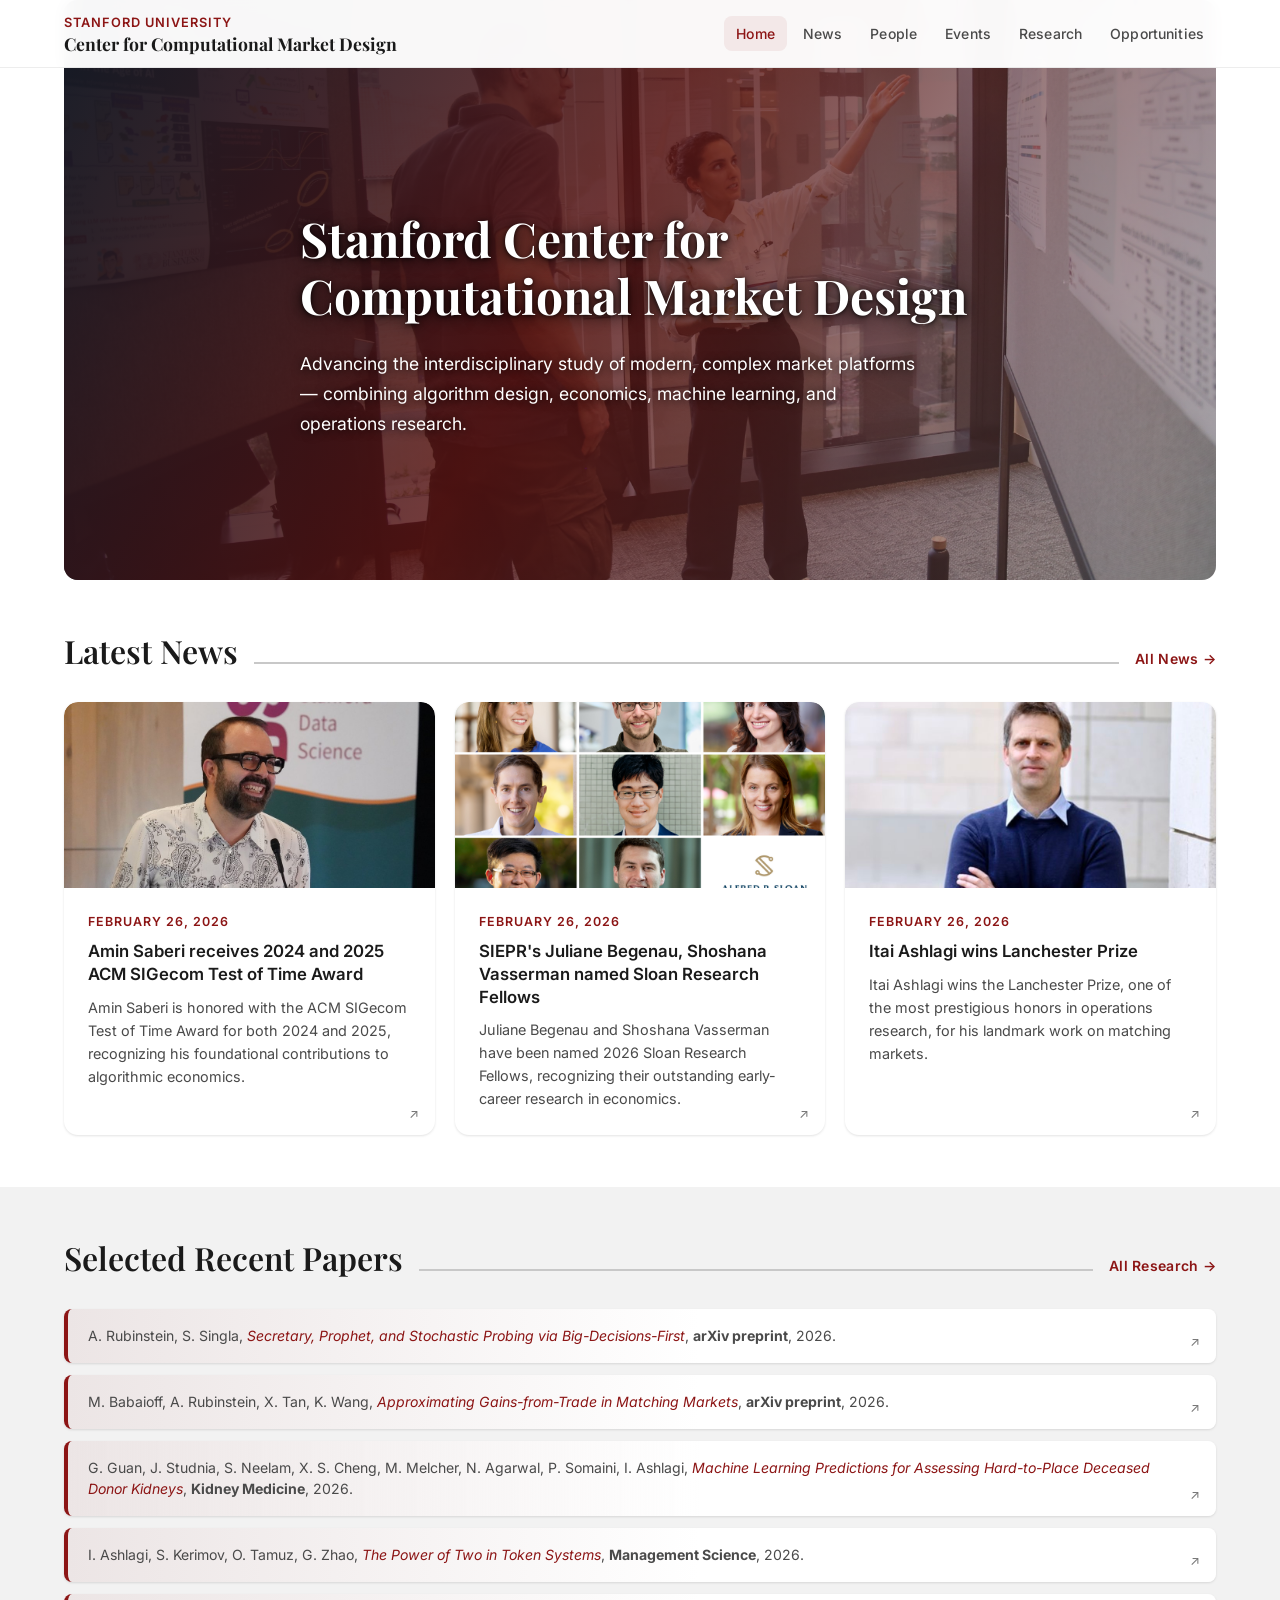
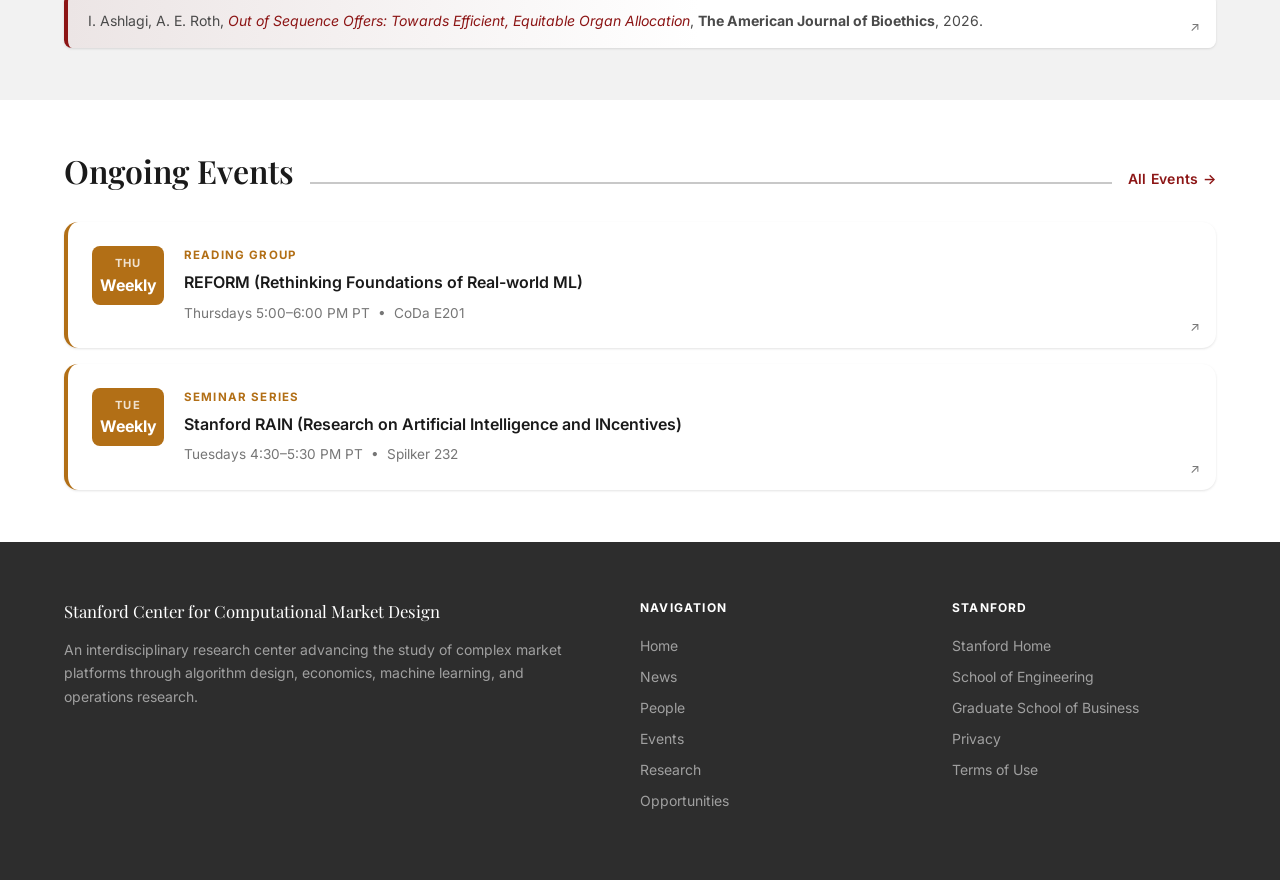
<file: index.html>
<!DOCTYPE html>
<html lang="en">
<head>
  <meta charset="UTF-8" />
  <meta name="viewport" content="width=device-width, initial-scale=1.0" />
  <title>Stanford Center for Computational Market Design</title>
  <meta name="description" content="The Stanford Center for Computational Market Design focuses on the interdisciplinary study of modern, complex market platforms." />
  <link rel="stylesheet" href="styles.css" />
  <link rel="icon" href="images/favicon/favicon-32x32.png" sizes="32x32" />
  <style>
    /* Home-specific */
    @media (max-width: 760px) {
      .mission-grid { grid-template-columns: 1fr !important; gap: 32px !important; }
    }
    .domains {
      display: grid;
      grid-template-columns: repeat(auto-fill, minmax(170px, 1fr));
      gap: 16px;
      margin-top: 16px;
    }
    .domain-chip {
      display: flex;
      align-items: center;
      gap: 10px;
      padding: 14px 16px;
      background: var(--white);
      border: 1px solid var(--gray-300);
      border-radius: var(--radius);
      font-size: .88rem;
      font-weight: 500;
      color: var(--dark);
      transition: border-color var(--transition), box-shadow var(--transition);
    }
    .domain-chip:hover {
      border-color: var(--cardinal);
      box-shadow: var(--shadow-sm);
    }
    .domain-chip__icon { font-size: 1.3rem; }
    .recent-papers-list { display: flex; flex-direction: column; gap: 12px; }
    .recent-paper {
      padding: 16px 44px 16px 20px;
      background: linear-gradient(to right, rgba(140,21,21,.06) 0%, var(--white) 55%);
      border-radius: var(--radius);
      border-left: 4px solid var(--cardinal);
      box-shadow: var(--shadow-sm);
      font-size: .88rem;
      color: var(--gray-700);
      line-height: 1.55;
      position: relative;
      text-decoration: none;
      display: block;
      transition: box-shadow var(--transition);
    }
    a.recent-paper:hover { box-shadow: var(--shadow-md); }
    a.recent-paper::after {
      content: '↗';
      position: absolute;
      bottom: 14px;
      right: 16px;
      font-size: .8rem;
      color: var(--gray-500);
      line-height: 1;
    }
    .recent-paper em { color: var(--cardinal); font-style: italic; }
    .news-mini-grid {
      display: grid;
      grid-template-columns: repeat(auto-fill, minmax(280px, 1fr));
      gap: 20px;
    }

  </style>
</head>
<body>

<!-- ── Nav ───────────────────────────────────────────────────── -->
<nav class="nav" id="nav">
  <div class="nav__inner">
    <a href="index.html" class="nav__brand">
      <span class="nav__brand-top">Stanford University</span>
      <span class="nav__brand-name">Center for Computational Market Design</span>
      <span class="nav__brand-mobile">Stanford Market Design</span>
    </a>
    <div class="nav__links">
      <a href="index.html" class="active">Home</a>
      <a href="news.html">News</a>
      <a href="people.html">People</a>
      <a href="events.html">Events</a>
      <a href="research.html">Research</a>
      <a href="research-opportunities.html">Opportunities</a>
    </div>
    <button class="nav__mobile-toggle" id="menuToggle" aria-label="Toggle menu">
      <span></span><span></span><span></span>
    </button>
  </div>
</nav>
<div class="nav__mobile-menu" id="mobileMenu">
  <a href="index.html">Home</a>
  <a href="news.html">News</a>
  <a href="people.html">People</a>
  <a href="events.html">Events</a>
  <a href="research.html">Research</a>
  <a href="research-opportunities.html">Opportunities</a>
</div>

<!-- ── Hero ──────────────────────────────────────────────────── -->
<section class="hero">
  <div class="hero__bg"></div>
  <div class="hero__overlay"></div>
  <div class="hero__content">
    <h1 class="hero__title">Stanford Center for Computational Market Design</h1>
    <p class="hero__subtitle">
      Advancing the interdisciplinary study of modern, complex market platforms — combining algorithm design, economics, machine learning, and operations research.
    </p>
  </div>
</section>

<!-- ── Mission ───────────────────────────────────────────────── 
<section class="section">
  <div class="container">
    <div style="max-width:720px;" class="mission-grid">
      <div>
        <p style="font-size:1.05rem; color:var(--gray-700); line-height:1.75;">
          The nature of markets has been fundamentally transformed by information technology. The path from demand for exchanges to creating a marketplace is now shorter than ever. At the same time, there is growing demand for marketplaces that address complex transactions, building on computational power.
        </p>
        <p style="font-size:1.05rem; color:var(--gray-700); line-height:1.75; margin-top:16px;">
          The Stanford Center for Computational Market Design brings together an interdisciplinary team with expertise spanning algorithm design, economics, machine learning, and operations research — focused on tackling timely market challenges.
        </p>
      </div>
    </div>
  </div>
</section> -->

<!-- ── Latest News ───────────────────────────────────────────── -->
<section class="section">
  <div class="container">
    <div class="section-title">
      <h2>Latest News</h2>
      <div class="section-title__line"></div>
      <a href="news.html" class="section-title__link">All News &rarr;</a>
    </div>
    <div class="news-mini-grid">
      <a class="card" href="https://msande.stanford.edu/news/amin-saberi-receives-2025-acm-sigecom-test-time-award" target="_blank" rel="noopener">
        <img class="card__image" src="images/news/saberi.jpg" alt="Amin Saberi ACM SIGecom Award" loading="lazy" />
        <div class="card__body">
          <div class="card__meta">February 26, 2026</div>
          <div class="card__title">Amin Saberi receives 2024 and 2025 ACM SIGecom Test of Time Award</div>
          <p class="card__excerpt">Amin Saberi is honored with the ACM SIGecom Test of Time Award for both 2024 and 2025, recognizing his foundational contributions to algorithmic economics.</p>
        </div>
      </a>
      <a class="card" href="https://siepr.stanford.edu/news/siepr-researchers-named-2026-sloan-research-fellows" target="_blank" rel="noopener">
        <img class="card__image" src="images/news/sloan-2026-fellows.png" alt="Sloan Research Fellows 2026" loading="lazy" />
        <div class="card__body">
          <div class="card__meta">February 26, 2026</div>
          <div class="card__title">SIEPR's Juliane Begenau, Shoshana Vasserman named Sloan Research Fellows</div>
          <p class="card__excerpt">Juliane Begenau and Shoshana Vasserman have been named 2026 Sloan Research Fellows, recognizing their outstanding early-career research in economics.</p>
        </div>
      </a>
      <a class="card" href="https://msande.stanford.edu/news/itai-ashlagi-wins-lanchester-prize" target="_blank" rel="noopener">
        <img class="card__image" src="images/news/ashlagi-lanchester.jpeg" alt="Itai Ashlagi Lanchester Prize" loading="lazy" />
        <div class="card__body">
          <div class="card__meta">February 26, 2026</div>
          <div class="card__title">Itai Ashlagi wins Lanchester Prize</div>
          <p class="card__excerpt">Itai Ashlagi wins the Lanchester Prize, one of the most prestigious honors in operations research, for his landmark work on matching markets.</p>
        </div>
      </a>
    </div>
  </div>
</section>

<!-- ── Recent Papers ─────────────────────────────────────────── -->
<section class="section section--gray">
  <div class="container">
    <div class="section-title">
      <h2>Selected Recent Papers</h2>
      <div class="section-title__line"></div>
      <a href="research.html" class="section-title__link">All Research &rarr;</a>
    </div>
    <div class="recent-papers-list">
      <a class="recent-paper" href="http://arxiv.org/abs/2604.00437" target="_blank" rel="noopener">A. Rubinstein, S. Singla, <em>Secretary, Prophet, and Stochastic Probing via Big-Decisions-First</em>, <strong>arXiv preprint</strong>, 2026.</a>
      <a class="recent-paper" href="http://arxiv.org/abs/2604.00129" target="_blank" rel="noopener">M. Babaioff, A. Rubinstein, X. Tan, K. Wang, <em>Approximating Gains-from-Trade in Matching Markets</em>, <strong>arXiv preprint</strong>, 2026.</a>
      <a class="recent-paper" href="https://doi.org/10.1016/j.xkme.2026.101276" target="_blank" rel="noopener">G. Guan, J. Studnia, S. Neelam, X. S. Cheng, M. Melcher, N. Agarwal, P. Somaini, I. Ashlagi, <em>Machine Learning Predictions for Assessing Hard-to-Place Deceased Donor Kidneys</em>, <strong>Kidney Medicine</strong>, 2026.</a>
      <a class="recent-paper" href="https://doi.org/10.1287/mnsc.2024.06176" target="_blank" rel="noopener">I. Ashlagi, S. Kerimov, O. Tamuz, G. Zhao, <em>The Power of Two in Token Systems</em>, <strong>Management Science</strong>, 2026.</a>
      <a class="recent-paper" href="https://doi.org/10.1080/15265161.2026.2594937" target="_blank" rel="noopener">I. Ashlagi, A. E. Roth, <em>Out of Sequence Offers: Towards Efficient, Equitable Organ Allocation</em>, <strong>The American Journal of Bioethics</strong>, 2026.</a>
    </div>
  </div>
</section>

<!-- ── Upcoming Events ───────────────────────────────────────── -->
<section class="section">
  <div class="container">
    <div class="section-title">
      <h2>Ongoing Events</h2>
      <div class="section-title__line"></div>
      <a href="events.html" class="section-title__link">All Events &rarr;</a>
    </div>
    <div class="events-list">
      <a class="event-item event-item--seminar" href="https://anaymehrotra.com/REFORM-reading-group/" target="_blank" rel="noopener">
        <div class="event-date" style="background:var(--gold);">
          <div class="event-date__month">Thu</div>
          <div class="event-date__day" style="font-size:1rem; padding:4px 0;">Weekly</div>
        </div>
        <div class="event-info">
          <div class="event-type event-type--seminar">Reading Group</div>
          <div class="event-title">REFORM (Rethinking Foundations of Real-world ML)</div>
          <div class="event-details">Thursdays 5:00–6:00 PM PT &nbsp;&bull;&nbsp; CoDa E201</div>
        </div>
      </a>
      <a class="event-item event-item--seminar" href="https://rain.stanford.edu/" target="_blank" rel="noopener">
        <div class="event-date" style="background:var(--gold);">
          <div class="event-date__month">Tue</div>
          <div class="event-date__day" style="font-size:1rem; padding:4px 0;">Weekly</div>
        </div>
        <div class="event-info">
          <div class="event-type event-type--seminar">Seminar Series</div>
          <div class="event-title">Stanford RAIN (Research on Artificial Intelligence and INcentives)</div>
          <div class="event-details">Tuesdays 4:30–5:30 PM PT &nbsp;&bull;&nbsp; Spilker 232</div>
        </div>
      </a>
    </div>
  </div>
</section>

<!-- ── Footer ────────────────────────────────────────────────── -->
<footer class="footer">
  <div class="container">
    <div class="footer__grid">
      <div>
        <div class="footer__brand-name">Stanford Center for Computational Market Design</div>
        <p class="footer__desc">An interdisciplinary research center advancing the study of complex market platforms through algorithm design, economics, machine learning, and operations research.</p>
      </div>
      <div>
        <div class="footer__heading">Navigation</div>
        <div class="footer__links">
          <a href="index.html">Home</a>
          <a href="news.html">News</a>
          <a href="people.html">People</a>
          <a href="events.html">Events</a>
          <a href="research.html">Research</a>
          <a href="research-opportunities.html">Opportunities</a>
        </div>
      </div>
      <div>
        <div class="footer__heading">Stanford</div>
        <div class="footer__links">
          <a href="https://www.stanford.edu" target="_blank" rel="noopener">Stanford Home</a>
          <a href="https://engineering.stanford.edu" target="_blank" rel="noopener">School of Engineering</a>
          <a href="https://www.gsb.stanford.edu" target="_blank" rel="noopener">Graduate School of Business</a>
          <a href="https://www.stanford.edu/site/privacy/" target="_blank" rel="noopener">Privacy</a>
          <a href="https://www.stanford.edu/site/terms/" target="_blank" rel="noopener">Terms of Use</a>
        </div>
      </div>
    </div>
  </div>
</footer>

<script>
  // Nav scroll effect
  const nav = document.getElementById('nav');
  window.addEventListener('scroll', () => {
    nav.classList.toggle('scrolled', window.scrollY > 20);
  });
  // Mobile menu
  const toggle = document.getElementById('menuToggle');
  const mobileMenu = document.getElementById('mobileMenu');
  toggle.addEventListener('click', () => {
    mobileMenu.classList.toggle('open');
  });
</script>
</body>
</html>
</file>
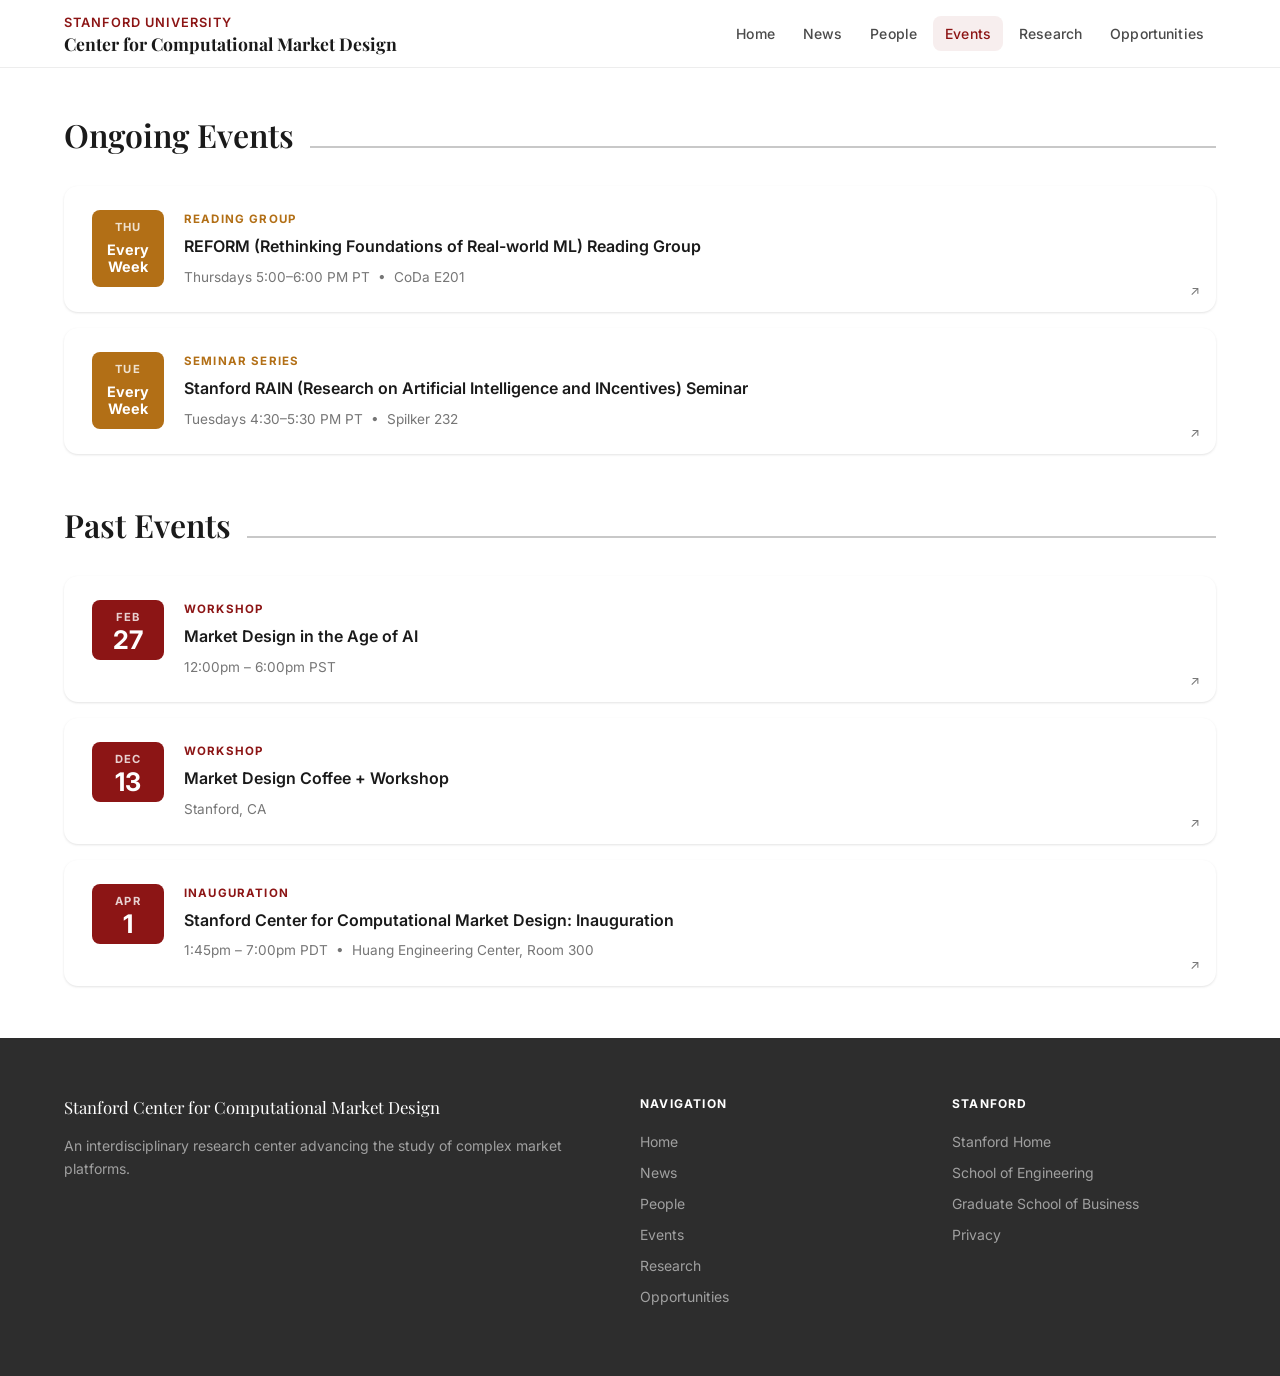
<file: events.html>
<!DOCTYPE html>
<html lang="en">
<head>
  <meta charset="UTF-8" />
  <meta name="viewport" content="width=device-width, initial-scale=1.0" />
  <title>Events — Stanford Center for Computational Market Design</title>
  <link rel="stylesheet" href="styles.css" />
  <link rel="icon" href="images/favicon/favicon-32x32.png" sizes="32x32" />
</head>
<body>

<nav class="nav" id="nav">
  <div class="nav__inner">
    <a href="index.html" class="nav__brand">
      <span class="nav__brand-top">Stanford University</span>
      <span class="nav__brand-name">Center for Computational Market Design</span>
      <span class="nav__brand-mobile">Stanford Market Design</span>
    </a>
    <div class="nav__links">
      <a href="index.html">Home</a>
      <a href="news.html">News</a>
      <a href="people.html">People</a>
      <a href="events.html" class="active">Events</a>
      <a href="research.html">Research</a>
      <a href="research-opportunities.html">Opportunities</a>
    </div>
    <button class="nav__mobile-toggle" id="menuToggle" aria-label="Toggle menu">
      <span></span><span></span><span></span>
    </button>
  </div>
</nav>
<div class="nav__mobile-menu" id="mobileMenu">
  <a href="index.html">Home</a>
  <a href="news.html">News</a>
  <a href="people.html">People</a>
  <a href="events.html">Events</a>
  <a href="research.html">Research</a>
  <a href="research-opportunities.html">Opportunities</a>
</div>

<section class="section" style="padding-top: calc(var(--nav-height) + 48px);">
  <div class="container">

    <!-- Ongoing Events -->
    <div class="section-title">
      <h2>Ongoing Events</h2>
      <div class="section-title__line"></div>
    </div>
    <div class="events-list">

      <a class="event-item" href="https://anaymehrotra.com/REFORM-reading-group/" target="_blank" rel="noopener">
        <div class="event-date" style="background:var(--gold);">
          <div class="event-date__month">Thu</div>
          <div class="event-date__day" style="font-size:.9rem; padding:4px 0; line-height:1.2;">Every<br>Week</div>
        </div>
        <div class="event-info">
          <div class="event-type event-type--seminar">Reading Group</div>
          <div class="event-title">REFORM (Rethinking Foundations of Real-world ML) Reading Group</div>
          <div class="event-details">Thursdays 5:00–6:00 PM PT &nbsp;&bull;&nbsp; CoDa E201</div>
        </div>
      </a>

      <a class="event-item" href="https://rain.stanford.edu/" target="_blank" rel="noopener">
        <div class="event-date" style="background:var(--gold);">
          <div class="event-date__month">Tue</div>
          <div class="event-date__day" style="font-size:.9rem; padding:4px 0; line-height:1.2;">Every<br>Week</div>
        </div>
        <div class="event-info">
          <div class="event-type event-type--seminar">Seminar Series</div>
          <div class="event-title">Stanford RAIN (Research on Artificial Intelligence and INcentives) Seminar</div>
          <div class="event-details">Tuesdays 4:30–5:30 PM PT &nbsp;&bull;&nbsp; Spilker 232</div>
        </div>
      </a>

    </div>

    <!-- Past Events -->
    <div class="section-title" style="margin-top: 52px;">
      <h2>Past Events</h2>
      <div class="section-title__line"></div>
    </div>
    <div class="events-list">

      <a class="event-item" href="https://datascience.stanford.edu/events/computational-market-design-center/market-design-age-ai" target="_blank" rel="noopener">
        <div class="event-date">
          <div class="event-date__month">Feb</div>
          <div class="event-date__day">27</div>
        </div>
        <div class="event-info">
          <div class="event-type">Workshop</div>
          <div class="event-title">Market Design in the Age of AI</div>
          <div class="event-details">12:00pm &ndash; 6:00pm PST</div>
        </div>
      </a>

      <a class="event-item" href="#" target="_blank" rel="noopener">
        <div class="event-date">
          <div class="event-date__month">Dec</div>
          <div class="event-date__day">13</div>
        </div>
        <div class="event-info">
          <div class="event-type">Workshop</div>
          <div class="event-title">Market Design Coffee + Workshop</div>
          <div class="event-details">Stanford, CA</div>
        </div>
      </a>

      <a class="event-item" href="https://engineering.stanford.edu/news/symposium-inaugurates-center-computational-market-design" target="_blank" rel="noopener">
        <div class="event-date">
          <div class="event-date__month">Apr</div>
          <div class="event-date__day">1</div>
        </div>
        <div class="event-info">
          <div class="event-type">Inauguration</div>
          <div class="event-title">Stanford Center for Computational Market Design: Inauguration</div>
          <div class="event-details">1:45pm &ndash; 7:00pm PDT &nbsp;&bull;&nbsp; Huang Engineering Center, Room 300</div>
        </div>
      </a>

    </div>
  </div>
</section>

<footer class="footer">
  <div class="container">
    <div class="footer__grid">
      <div>
        <div class="footer__brand-name">Stanford Center for Computational Market Design</div>
        <p class="footer__desc">An interdisciplinary research center advancing the study of complex market platforms.</p>
      </div>
      <div>
        <div class="footer__heading">Navigation</div>
        <div class="footer__links">
          <a href="index.html">Home</a>
          <a href="news.html">News</a>
          <a href="people.html">People</a>
          <a href="events.html">Events</a>
          <a href="research.html">Research</a>
          <a href="research-opportunities.html">Opportunities</a>
        </div>
      </div>
      <div>
        <div class="footer__heading">Stanford</div>
        <div class="footer__links">
          <a href="https://www.stanford.edu" target="_blank" rel="noopener">Stanford Home</a>
          <a href="https://engineering.stanford.edu" target="_blank" rel="noopener">School of Engineering</a>
          <a href="https://www.gsb.stanford.edu" target="_blank" rel="noopener">Graduate School of Business</a>
          <a href="https://www.stanford.edu/site/privacy/" target="_blank" rel="noopener">Privacy</a>
        </div>
      </div>
    </div>
  </div>
</footer>

<script>
  const nav = document.getElementById('nav');
  window.addEventListener('scroll', () => nav.classList.toggle('scrolled', window.scrollY > 20));
  document.getElementById('menuToggle').addEventListener('click', () => {
    document.getElementById('mobileMenu').classList.toggle('open');
  });
</script>
</body>
</html>
</file>
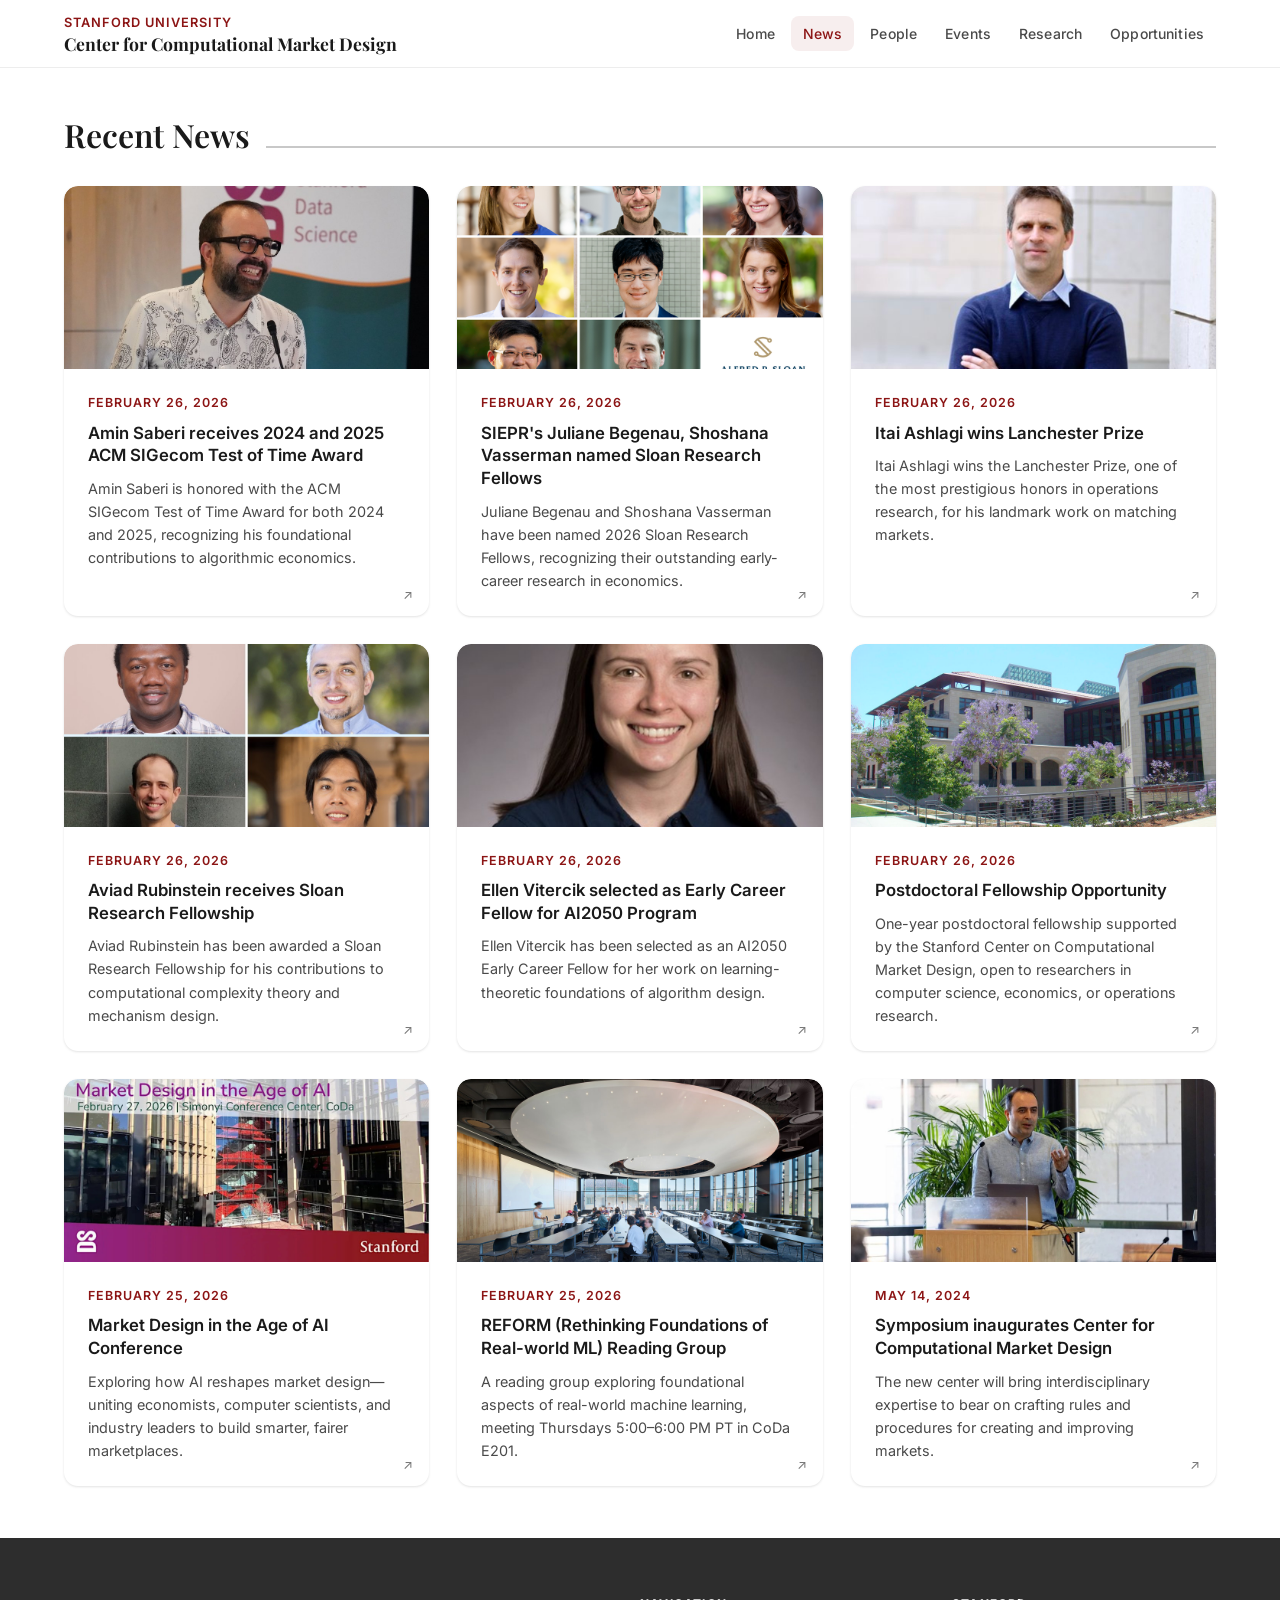
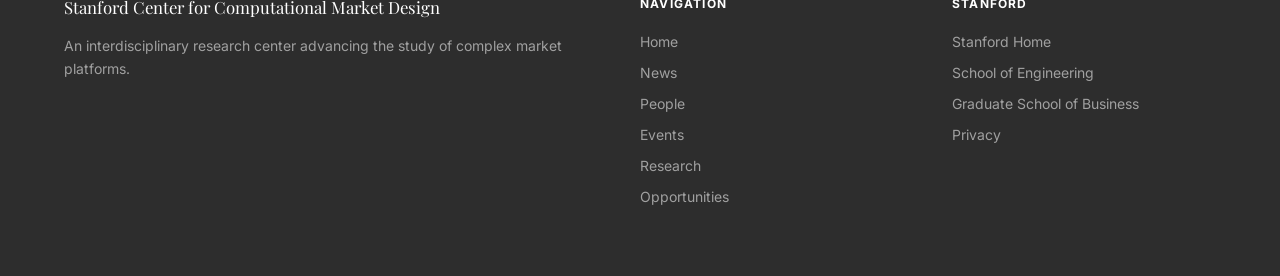
<file: news.html>
<!DOCTYPE html>
<html lang="en">
<head>
  <meta charset="UTF-8" />
  <meta name="viewport" content="width=device-width, initial-scale=1.0" />
  <title>News — Stanford Center for Computational Market Design</title>
  <link rel="stylesheet" href="styles.css" />
  <link rel="icon" href="images/favicon/favicon-32x32.png" sizes="32x32" />
</head>
<body>

<nav class="nav" id="nav">
  <div class="nav__inner">
    <a href="index.html" class="nav__brand">
      <span class="nav__brand-top">Stanford University</span>
      <span class="nav__brand-name">Center for Computational Market Design</span>
      <span class="nav__brand-mobile">Stanford Market Design</span>
    </a>
    <div class="nav__links">
      <a href="index.html">Home</a>
      <a href="news.html" class="active">News</a>
      <a href="people.html">People</a>
      <a href="events.html">Events</a>
      <a href="research.html">Research</a>
      <a href="research-opportunities.html">Opportunities</a>
    </div>
    <button class="nav__mobile-toggle" id="menuToggle" aria-label="Toggle menu">
      <span></span><span></span><span></span>
    </button>
  </div>
</nav>
<div class="nav__mobile-menu" id="mobileMenu">
  <a href="index.html">Home</a>
  <a href="news.html">News</a>
  <a href="people.html">People</a>
  <a href="events.html">Events</a>
  <a href="research.html">Research</a>
  <a href="research-opportunities.html">Opportunities</a>
</div>

<section class="section" style="padding-top: calc(var(--nav-height) + 48px);">
  <div class="container">

    <div class="section-title">
      <h2>Recent News</h2>
      <div class="section-title__line"></div>
    </div>
    <div class="news-grid">

      <a class="card" href="https://msande.stanford.edu/news/amin-saberi-receives-2025-acm-sigecom-test-time-award" target="_blank" rel="noopener">
        <img class="card__image" src="images/news/saberi.jpg" alt="Amin Saberi ACM SIGecom Award" loading="lazy" />
        <div class="card__body">
          <div class="card__meta">February 26, 2026</div>
          <div class="card__title">Amin Saberi receives 2024 and 2025 ACM SIGecom Test of Time Award</div>
          <p class="card__excerpt">Amin Saberi is honored with the ACM SIGecom Test of Time Award for both 2024 and 2025, recognizing his foundational contributions to algorithmic economics.</p>
        </div>
      </a>

      <a class="card" href="https://siepr.stanford.edu/news/siepr-researchers-named-2026-sloan-research-fellows" target="_blank" rel="noopener">
        <img class="card__image" src="images/news/sloan-2026-fellows.png" alt="Sloan Research Fellows 2026" loading="lazy" />
        <div class="card__body">
          <div class="card__meta">February 26, 2026</div>
          <div class="card__title">SIEPR's Juliane Begenau, Shoshana Vasserman named Sloan Research Fellows</div>
          <p class="card__excerpt">Juliane Begenau and Shoshana Vasserman have been named 2026 Sloan Research Fellows, recognizing their outstanding early-career research in economics.</p>
        </div>
      </a>

      <a class="card" href="https://msande.stanford.edu/news/itai-ashlagi-wins-lanchester-prize" target="_blank" rel="noopener">
        <img class="card__image" src="images/news/ashlagi-lanchester.jpeg" alt="Itai Ashlagi Lanchester Prize" loading="lazy" />
        <div class="card__body">
          <div class="card__meta">February 26, 2026</div>
          <div class="card__title">Itai Ashlagi wins Lanchester Prize</div>
          <p class="card__excerpt">Itai Ashlagi wins the Lanchester Prize, one of the most prestigious honors in operations research, for his landmark work on matching markets.</p>
        </div>
      </a>

      <a class="card" href="https://engineering.stanford.edu/faculty-research/faculty-awards/faculty-awards-2024-25" target="_blank" rel="noopener">
        <img class="card__image" src="images/news/sloan-2025-rubinstein.jpg" alt="Aviad Rubinstein Sloan Research Fellowship" loading="lazy" />
        <div class="card__body">
          <div class="card__meta">February 26, 2026</div>
          <div class="card__title">Aviad Rubinstein receives Sloan Research Fellowship</div>
          <p class="card__excerpt">Aviad Rubinstein has been awarded a Sloan Research Fellowship for his contributions to computational complexity theory and mechanism design.</p>
        </div>
      </a>

      <a class="card" href="https://msande.stanford.edu/news/ellen-vitercik-selected-early-career-fellow-ai2050-program" target="_blank" rel="noopener">
        <img class="card__image" src="images/news/vitercik-ai2050.jpg" alt="Ellen Vitercik AI2050 Fellow" loading="lazy" />
        <div class="card__body">
          <div class="card__meta">February 26, 2026</div>
          <div class="card__title">Ellen Vitercik selected as Early Career Fellow for AI2050 Program</div>
          <p class="card__excerpt">Ellen Vitercik has been selected as an AI2050 Early Career Fellow for her work on learning-theoretic foundations of algorithm design.</p>
        </div>
      </a>

      <a class="card" href="https://marketdesign.stanford.edu/news/postdoctoral-fellowship-opportunity" target="_blank" rel="noopener">
        <img class="card__image" src="images/news/postdoctoral-fellowship.jpg" alt="Postdoctoral Fellowship Opportunity" loading="lazy" />
        <div class="card__body">
          <div class="card__meta">February 26, 2026</div>
          <div class="card__title">Postdoctoral Fellowship Opportunity</div>
          <p class="card__excerpt">One-year postdoctoral fellowship supported by the Stanford Center on Computational Market Design, open to researchers in computer science, economics, or operations research.</p>
        </div>
      </a>

      <a class="card" href="https://datascience.stanford.edu/events/computational-market-design-center/market-design-age-ai" target="_blank" rel="noopener">
        <img class="card__image" src="images/news/market-design-ai-conference.jpg" alt="Market Design in the Age of AI Conference" loading="lazy" />
        <div class="card__body">
          <div class="card__meta">February 25, 2026</div>
          <div class="card__title">Market Design in the Age of AI Conference</div>
          <p class="card__excerpt">Exploring how AI reshapes market design—uniting economists, computer scientists, and industry leaders to build smarter, fairer marketplaces.</p>
        </div>
      </a>

      <a class="card" href="https://anaymehrotra.com/REFORM-reading-group/" target="_blank" rel="noopener">
        <img class="card__image" src="images/news/reform-reading-group.jpg" alt="REFORM Reading Group" loading="lazy" />
        <div class="card__body">
          <div class="card__meta">February 25, 2026</div>
          <div class="card__title">REFORM (Rethinking Foundations of Real-world ML) Reading Group</div>
          <p class="card__excerpt">A reading group exploring foundational aspects of real-world machine learning, meeting Thursdays 5:00–6:00 PM PT in CoDa E201.</p>
        </div>
      </a>

      <a class="card" href="https://engineering.stanford.edu/news/symposium-inaugurates-center-computational-market-design" target="_blank" rel="noopener">
        <img class="card__image" src="images/news/center-computational-market-design.jpeg" alt="Symposium inaugurates Center for Computational Market Design" loading="lazy" />
        <div class="card__body">
          <div class="card__meta">May 14, 2024</div>
          <div class="card__title">Symposium inaugurates Center for Computational Market Design</div>
          <p class="card__excerpt">The new center will bring interdisciplinary expertise to bear on crafting rules and procedures for creating and improving markets.</p>
        </div>
      </a>

    </div>
  </div>
</section>

<footer class="footer">
  <div class="container">
    <div class="footer__grid">
      <div>
        <div class="footer__brand-name">Stanford Center for Computational Market Design</div>
        <p class="footer__desc">An interdisciplinary research center advancing the study of complex market platforms.</p>
      </div>
      <div>
        <div class="footer__heading">Navigation</div>
        <div class="footer__links">
          <a href="index.html">Home</a>
          <a href="news.html">News</a>
          <a href="people.html">People</a>
          <a href="events.html">Events</a>
          <a href="research.html">Research</a>
          <a href="research-opportunities.html">Opportunities</a>
        </div>
      </div>
      <div>
        <div class="footer__heading">Stanford</div>
        <div class="footer__links">
          <a href="https://www.stanford.edu" target="_blank" rel="noopener">Stanford Home</a>
          <a href="https://engineering.stanford.edu" target="_blank" rel="noopener">School of Engineering</a>
          <a href="https://www.gsb.stanford.edu" target="_blank" rel="noopener">Graduate School of Business</a>
          <a href="https://www.stanford.edu/site/privacy/" target="_blank" rel="noopener">Privacy</a>
        </div>
      </div>
    </div>
  </div>
</footer>

<script>
  const nav = document.getElementById('nav');
  window.addEventListener('scroll', () => nav.classList.toggle('scrolled', window.scrollY > 20));
  document.getElementById('menuToggle').addEventListener('click', () => {
    document.getElementById('mobileMenu').classList.toggle('open');
  });
</script>
</body>
</html>
</file>
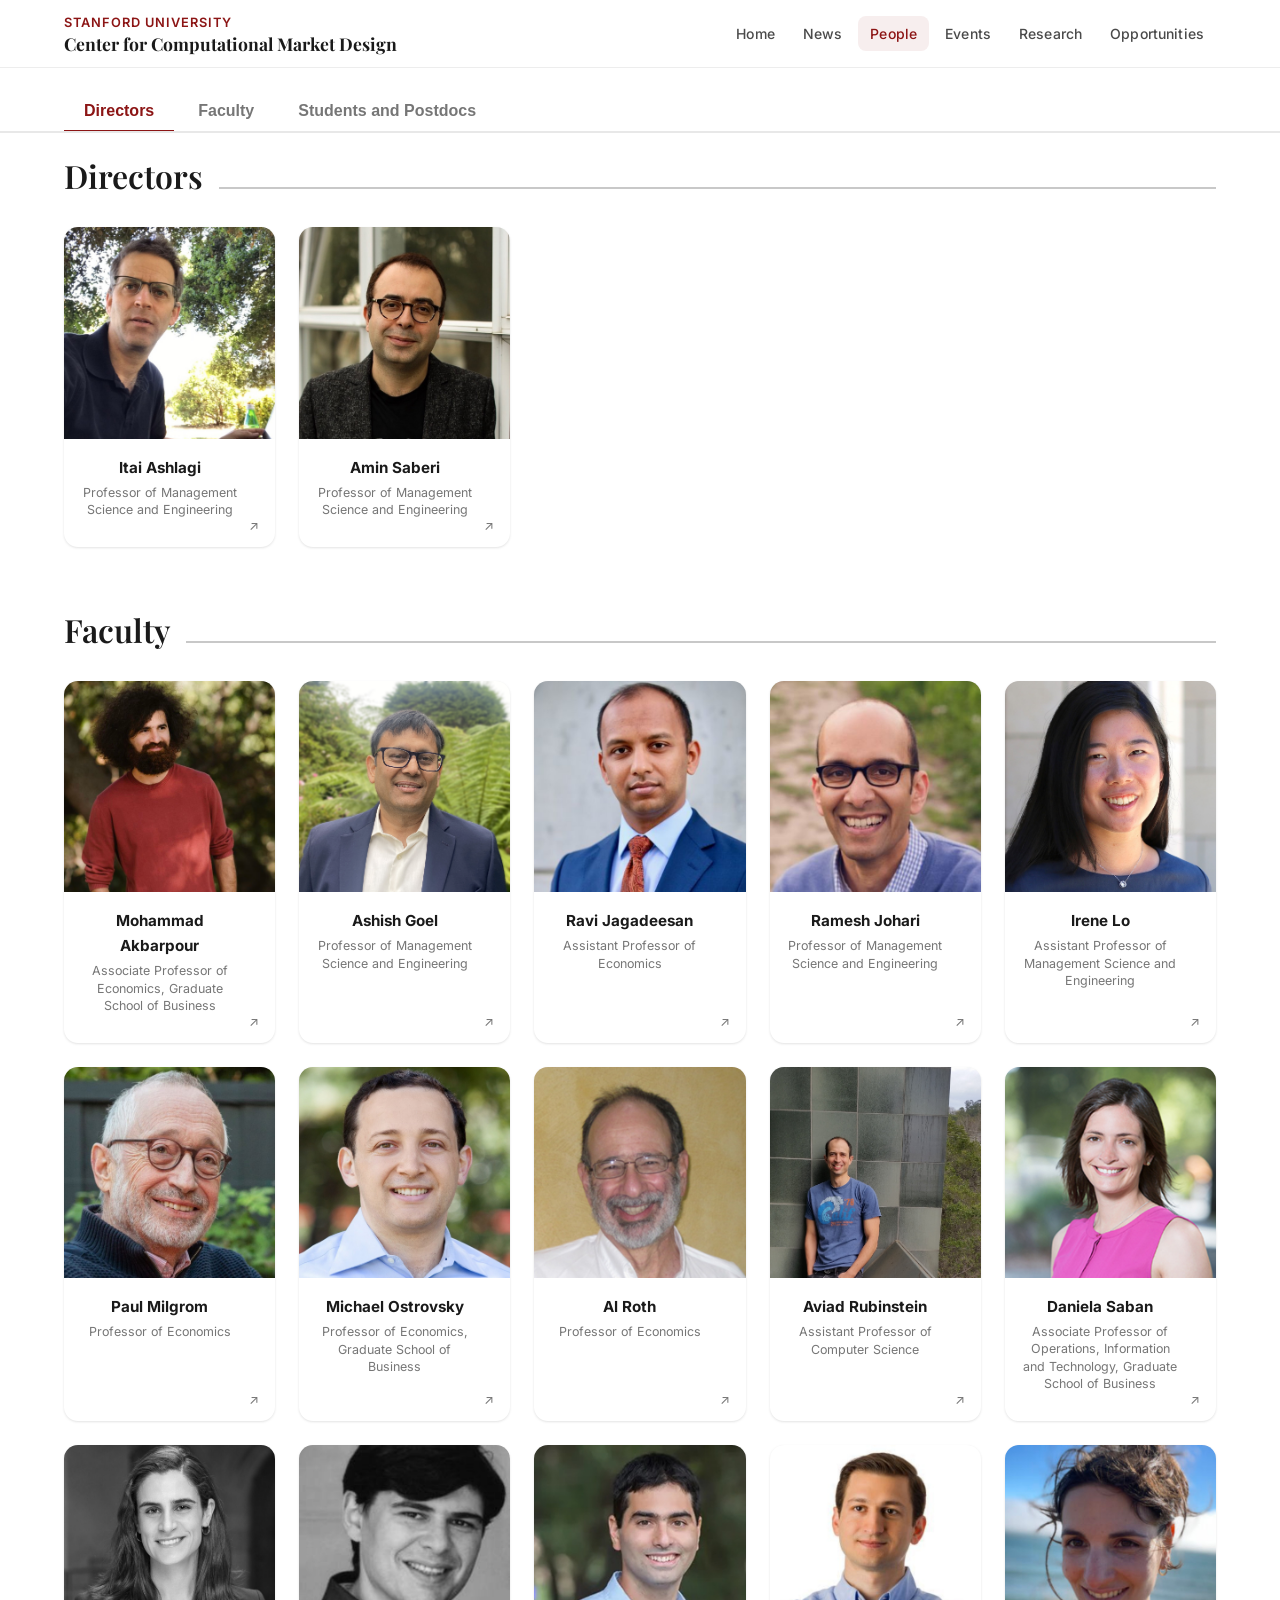
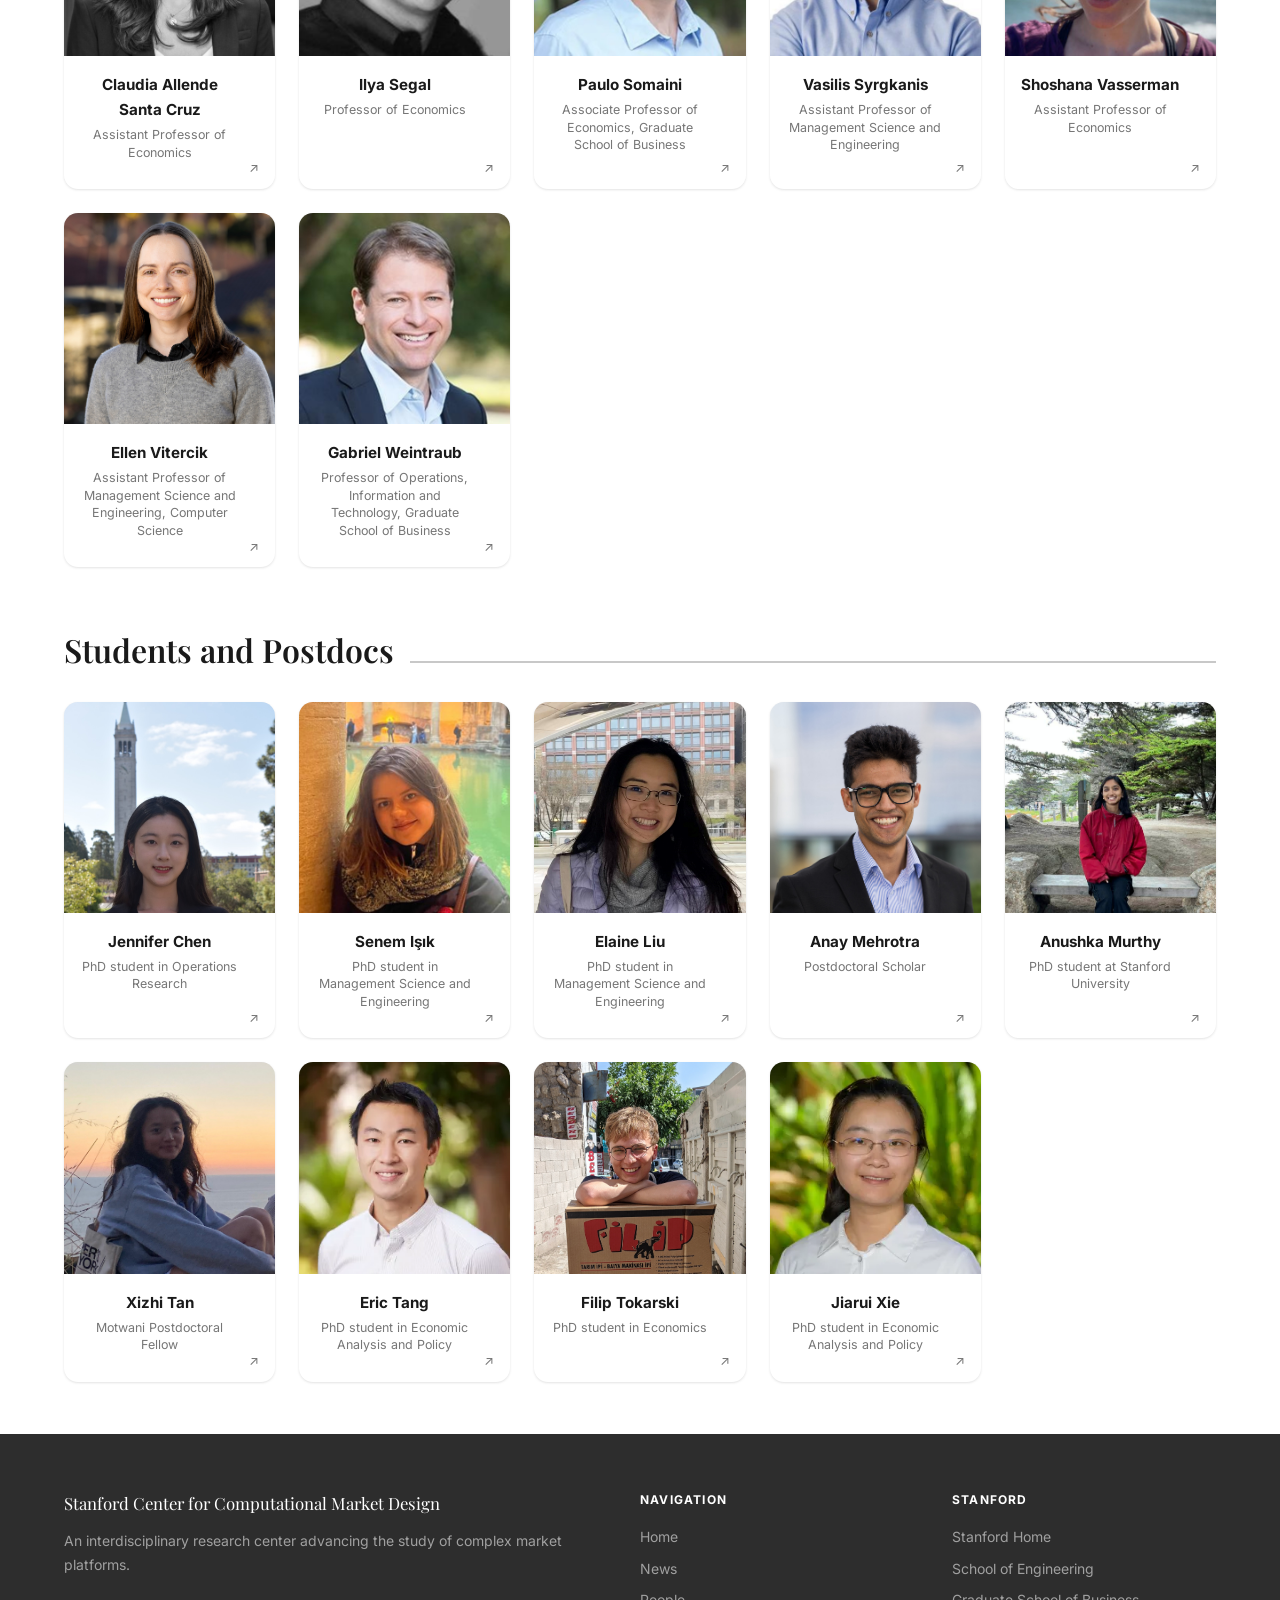
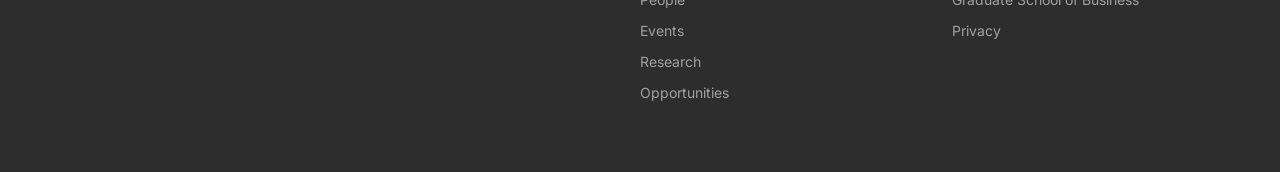
<file: people.html>
<!DOCTYPE html>
<html lang="en">
<head>
  <meta charset="UTF-8" />
  <meta name="viewport" content="width=device-width, initial-scale=1.0" />
  <title>People — Stanford Center for Computational Market Design</title>
  <link rel="stylesheet" href="styles.css" />
  <link rel="icon" href="images/favicon/favicon-32x32.png" sizes="32x32" />
  <style>
    .directors-grid {
      margin-bottom: 64px;
    }
    /* Scroll-nav overrides */
    .tabs { position: sticky; top: var(--nav-height); z-index: 100; background: var(--white); border-bottom: 2px solid var(--gray-200, #e8e8e8); margin-bottom: 0; }
    .tab-btn { cursor: pointer; font-size: 1rem; }
    #people-tabs { margin-top: calc(var(--nav-height) + 24px); }
    /* Section anchors need offset for sticky nav + sticky tabs */
    .people-section {
      scroll-margin-top: calc(var(--nav-height) + 52px);
    }
  </style>
</head>
<body>

<nav class="nav" id="nav">
  <div class="nav__inner">
    <a href="index.html" class="nav__brand">
      <span class="nav__brand-top">Stanford University</span>
      <span class="nav__brand-name">Center for Computational Market Design</span>
      <span class="nav__brand-mobile">Stanford Market Design</span>
    </a>
    <div class="nav__links">
      <a href="index.html">Home</a>
      <a href="news.html">News</a>
      <a href="people.html" class="active">People</a>
      <a href="events.html">Events</a>
      <a href="research.html">Research</a>
      <a href="research-opportunities.html">Opportunities</a>
    </div>
    <button class="nav__mobile-toggle" id="menuToggle" aria-label="Toggle menu">
      <span></span><span></span><span></span>
    </button>
  </div>
</nav>
<div class="nav__mobile-menu" id="mobileMenu">
  <a href="index.html">Home</a>
  <a href="news.html">News</a>
  <a href="people.html">People</a>
  <a href="events.html">Events</a>
  <a href="research.html">Research</a>
  <a href="research-opportunities.html">Opportunities</a>
</div>

<!-- Sticky section nav -->
<div class="tabs" id="people-tabs">
  <div class="container" style="display:flex;gap:4px;">
    <button class="tab-btn active" data-target="section-directors">Directors</button>
    <button class="tab-btn" data-target="section-faculty">Faculty</button>
    <button class="tab-btn" data-target="section-students">Students and Postdocs</button>
  </div>
</div>

<section class="section" style="padding-top: 24px;">
  <div class="container">

    <!-- ── Directors ─────────────────────────────────────────── -->
    <div class="people-section" id="section-directors">
      <div class="section-title">
        <h2>Directors</h2>
        <div class="section-title__line"></div>
      </div>
      <div class="people-grid directors-grid">
        <a class="person-card" href="https://web.stanford.edu/~iashlagi/" target="_blank" rel="noopener">
          <img class="person-card__photo" src="images/people/itai-ashlagi.jpg" alt="Itai Ashlagi" loading="lazy" />
          <div class="person-card__body">
            <div class="person-card__name">Itai Ashlagi</div>
            <div class="person-card__role">Professor of Management Science and Engineering</div>
          </div>
        </a>
        <a class="person-card" href="https://web.stanford.edu/~saberi/" target="_blank" rel="noopener">
          <img class="person-card__photo" src="images/people/amin-saberi.jpeg" alt="Amin Saberi" loading="lazy" />
          <div class="person-card__body">
            <div class="person-card__name">Amin Saberi</div>
            <div class="person-card__role">Professor of Management Science and Engineering</div>
          </div>
        </a>
      </div>
    </div>

    <!-- ── Faculty ───────────────────────────────────────────── -->
    <div class="people-section" id="section-faculty">
      <div class="section-title">
        <h2>Faculty</h2>
        <div class="section-title__line"></div>
      </div>
      <div class="people-grid" style="margin-bottom:64px;">
        <a class="person-card" href="https://web.stanford.edu/~mohamwad/" target="_blank" rel="noopener">
          <img class="person-card__photo" src="images/people/mohammad-akbarpour.jpeg" alt="Mohammad Akbarpour" loading="lazy" />
          <div class="person-card__body">
            <div class="person-card__name">Mohammad Akbarpour</div>
            <div class="person-card__role">Associate Professor of Economics, Graduate School of Business</div>
          </div>
        </a>
        <a class="person-card" href="https://web.stanford.edu/~ashishg/" target="_blank" rel="noopener">
          <img class="person-card__photo" src="images/people/ashish-goel.png" alt="Ashish Goel" loading="lazy" />
          <div class="person-card__body">
            <div class="person-card__name">Ashish Goel</div>
            <div class="person-card__role">Professor of Management Science and Engineering</div>
          </div>
        </a>
        <a class="person-card" href="https://sites.google.com/site/ravijagadeesan/" target="_blank" rel="noopener">
          <img class="person-card__photo" src="images/people/ravi-jagadeesan.jpeg" alt="Ravi Jagadeesan" loading="lazy" />
          <div class="person-card__body">
            <div class="person-card__name">Ravi Jagadeesan</div>
            <div class="person-card__role">Assistant Professor of Economics</div>
          </div>
        </a>
        <a class="person-card" href="https://web.stanford.edu/~rjohari/" target="_blank" rel="noopener">
          <img class="person-card__photo" src="images/people/ramesh-johari.jpg" alt="Ramesh Johari" loading="lazy" />
          <div class="person-card__body">
            <div class="person-card__name">Ramesh Johari</div>
            <div class="person-card__role">Professor of Management Science and Engineering</div>
          </div>
        </a>
        <a class="person-card" href="https://sites.google.com/view/irene-lo" target="_blank" rel="noopener">
          <img class="person-card__photo" src="images/people/irene-lo.jpeg" alt="Irene Lo" loading="lazy" />
          <div class="person-card__body">
            <div class="person-card__name">Irene Lo</div>
            <div class="person-card__role">Assistant Professor of Management Science and Engineering</div>
          </div>
        </a>
        <a class="person-card" href="https://economics.stanford.edu/people/paul-milgrom" target="_blank" rel="noopener">
          <img class="person-card__photo" src="images/people/paul-milgrom.jpeg" alt="Paul Milgrom" loading="lazy" />
          <div class="person-card__body">
            <div class="person-card__name">Paul Milgrom</div>
            <div class="person-card__role">Professor of Economics</div>
          </div>
        </a>
        <a class="person-card" href="https://web.stanford.edu/~ost/" target="_blank" rel="noopener">
          <img class="person-card__photo" src="images/people/michael-ostrovsky.jpeg" alt="Michael Ostrovsky" loading="lazy" />
          <div class="person-card__body">
            <div class="person-card__name">Michael Ostrovsky</div>
            <div class="person-card__role">Professor of Economics, Graduate School of Business</div>
          </div>
        </a>
        <a class="person-card" href="https://web.stanford.edu/~alroth/" target="_blank" rel="noopener">
          <img class="person-card__photo" src="images/people/al-roth.jpeg" alt="Al Roth" loading="lazy" />
          <div class="person-card__body">
            <div class="person-card__name">Al Roth</div>
            <div class="person-card__role">Professor of Economics</div>
          </div>
        </a>
        <a class="person-card" href="https://cs.stanford.edu/~aviad/" target="_blank" rel="noopener">
          <img class="person-card__photo" src="images/people/aviad-rubinstein.jpeg" alt="Aviad Rubinstein" loading="lazy" />
          <div class="person-card__body">
            <div class="person-card__name">Aviad Rubinstein</div>
            <div class="person-card__role">Assistant Professor of Computer Science</div>
          </div>
        </a>
        <a class="person-card" href="https://web.stanford.edu/~dsaban/" target="_blank" rel="noopener">
          <img class="person-card__photo" src="images/people/daniela-saban.jpeg" alt="Daniela Saban" loading="lazy" />
          <div class="person-card__body">
            <div class="person-card__name">Daniela Saban</div>
            <div class="person-card__role">Associate Professor of Operations, Information and Technology, Graduate School of Business</div>
          </div>
        </a>
        <a class="person-card" href="https://claudiaallende.com/" target="_blank" rel="noopener">
          <img class="person-card__photo" src="images/people/claudia-allende-santa-cruz.jpeg" alt="Claudia Allende Santa Cruz" loading="lazy" />
          <div class="person-card__body">
            <div class="person-card__name">Claudia Allende Santa Cruz</div>
            <div class="person-card__role">Assistant Professor of Economics</div>
          </div>
        </a>
        <a class="person-card" href="https://web.stanford.edu/~isegal/" target="_blank" rel="noopener">
          <img class="person-card__photo" src="images/people/ilya-segal.jpeg" alt="Ilya Segal" loading="lazy" />
          <div class="person-card__body">
            <div class="person-card__name">Ilya Segal</div>
            <div class="person-card__role">Professor of Economics</div>
          </div>
        </a>
        <a class="person-card" href="https://www.gsb.stanford.edu/faculty-research/faculty/paulo-somaini" target="_blank" rel="noopener">
          <img class="person-card__photo" src="images/people/paulo-somaini.jpg" alt="Paulo Somaini" loading="lazy" />
          <div class="person-card__body">
            <div class="person-card__name">Paulo Somaini</div>
            <div class="person-card__role">Associate Professor of Economics, Graduate School of Business</div>
          </div>
        </a>
        <a class="person-card" href="https://vsyrgkanis.com/" target="_blank" rel="noopener">
          <img class="person-card__photo" src="images/people/vasilis-syrgkanis.jpeg" alt="Vasilis Syrgkanis" loading="lazy" />
          <div class="person-card__body">
            <div class="person-card__name">Vasilis Syrgkanis</div>
            <div class="person-card__role">Assistant Professor of Management Science and Engineering</div>
          </div>
        </a>
        <a class="person-card" href="https://shoshanavasserman.com/" target="_blank" rel="noopener">
          <img class="person-card__photo" src="images/people/shoshana-vasserman.jpeg" alt="Shoshana Vasserman" loading="lazy" />
          <div class="person-card__body">
            <div class="person-card__name">Shoshana Vasserman</div>
            <div class="person-card__role">Assistant Professor of Economics</div>
          </div>
        </a>
        <a class="person-card" href="https://vitercik.github.io/" target="_blank" rel="noopener">
          <img class="person-card__photo" src="images/people/ellen-vitercik.jpeg" alt="Ellen Vitercik" loading="lazy" />
          <div class="person-card__body">
            <div class="person-card__name">Ellen Vitercik</div>
            <div class="person-card__role">Assistant Professor of Management Science and Engineering, Computer Science</div>
          </div>
        </a>
        <a class="person-card" href="https://gsb-faculty.stanford.edu/gabriel-weintraub/" target="_blank" rel="noopener">
          <img class="person-card__photo" src="images/people/gabriel-weintraub.jpeg" alt="Gabriel Weintraub" loading="lazy" />
          <div class="person-card__body">
            <div class="person-card__name">Gabriel Weintraub</div>
            <div class="person-card__role">Professor of Operations, Information and Technology, Graduate School of Business</div>
          </div>
        </a>
      </div>
    </div>

    <!-- ── Students and Postdocs ────────────────────────────── -->
    <div class="people-section" id="section-students">
      <div class="section-title">
        <h2>Students and Postdocs</h2>
        <div class="section-title__line"></div>
      </div>
      <div class="people-grid">
        <a class="person-card" href="https://dzcxjennifer.github.io/" target="_blank" rel="noopener">
          <img class="person-card__photo" src="images/jennifer_chen.jpg" alt="Jennifer Chen" loading="lazy" />
          <div class="person-card__body">
            <div class="person-card__name">Jennifer Chen</div>
            <div class="person-card__role">PhD student in Operations Research</div>
          </div>
        </a>
        <a class="person-card" href="https://sites.google.com/view/senem-ashak/home" target="_blank" rel="noopener">
          <img class="person-card__photo" src="images/people/senem-isik.jpg" alt="Senem Işık" loading="lazy" />
          <div class="person-card__body">
            <div class="person-card__name">Senem Işık</div>
            <div class="person-card__role">PhD student in Management Science and Engineering</div>
          </div>
        </a>
        <a class="person-card" href="https://elaines-liu.github.io/" target="_blank" rel="noopener">
          <img class="person-card__photo" src="images/elaine_liu.jpg" alt="Elaine Liu" loading="lazy" />
          <div class="person-card__body">
            <div class="person-card__name">Elaine Liu</div>
            <div class="person-card__role">PhD student in Management Science and Engineering</div>
          </div>
        </a>
        <a class="person-card" href="https://anaymehrotra.com/" target="_blank" rel="noopener">
          <img class="person-card__photo" src="images/people/anay-mehrotra.jpg" alt="Anay Mehrotra" loading="lazy" />
          <div class="person-card__body">
            <div class="person-card__name">Anay Mehrotra</div>
            <div class="person-card__role">Postdoctoral Scholar</div>
          </div>
        </a>
        <a class="person-card" href="https://anchmurthy.github.io/" target="_blank" rel="noopener">
          <img class="person-card__photo" src="images/anushka_murthy.jpg" alt="Anushka Murthy" loading="lazy" />
          <div class="person-card__body">
            <div class="person-card__name">Anushka Murthy</div>
            <div class="person-card__role">PhD student at Stanford University</div>
          </div>
        </a>
        <a class="person-card" href="https://xizhitan.github.io/" target="_blank" rel="noopener">
          <img class="person-card__photo" src="images/people/xizhi-tan.jpeg" alt="Xizhi Tan" loading="lazy" />
          <div class="person-card__body">
            <div class="person-card__name">Xizhi Tan</div>
            <div class="person-card__role">Motwani Postdoctoral Fellow</div>
          </div>
        </a>
        <a class="person-card" href="https://www.gsb.stanford.edu/programs/phd/academic-experience/students/eric-tang" target="_blank" rel="noopener">
          <img class="person-card__photo" src="images/eric_tang.webp" alt="Eric Tang" loading="lazy" />
          <div class="person-card__body">
            <div class="person-card__name">Eric Tang</div>
            <div class="person-card__role">PhD student in Economic Analysis and Policy</div>
          </div>
        </a>
        <a class="person-card" href="https://ftokarski.github.io/" target="_blank" rel="noopener">
          <img class="person-card__photo" src="images/filip_tokarski.jpg" alt="Filip Tokarski" loading="lazy" />
          <div class="person-card__body">
            <div class="person-card__name">Filip Tokarski</div>
            <div class="person-card__role">PhD student in Economics</div>
          </div>
        </a>
        <a class="person-card" href="https://www.gsb.stanford.edu/programs/phd/academic-experience/students/jiarui-xie" target="_blank" rel="noopener">
          <img class="person-card__photo" src="images/jiarui_xie.webp" alt="Jiarui Xie" loading="lazy" />
          <div class="person-card__body">
            <div class="person-card__name">Jiarui Xie</div>
            <div class="person-card__role">PhD student in Economic Analysis and Policy</div>
          </div>
        </a>
      </div>
    </div>

  </div>
</section>

<footer class="footer">
  <div class="container">
    <div class="footer__grid">
      <div>
        <div class="footer__brand-name">Stanford Center for Computational Market Design</div>
        <p class="footer__desc">An interdisciplinary research center advancing the study of complex market platforms.</p>
      </div>
      <div>
        <div class="footer__heading">Navigation</div>
        <div class="footer__links">
          <a href="index.html">Home</a>
          <a href="news.html">News</a>
          <a href="people.html">People</a>
          <a href="events.html">Events</a>
          <a href="research.html">Research</a>
          <a href="research-opportunities.html">Opportunities</a>
        </div>
      </div>
      <div>
        <div class="footer__heading">Stanford</div>
        <div class="footer__links">
          <a href="https://www.stanford.edu" target="_blank" rel="noopener">Stanford Home</a>
          <a href="https://engineering.stanford.edu" target="_blank" rel="noopener">School of Engineering</a>
          <a href="https://www.gsb.stanford.edu" target="_blank" rel="noopener">Graduate School of Business</a>
          <a href="https://www.stanford.edu/site/privacy/" target="_blank" rel="noopener">Privacy</a>
        </div>
      </div>
    </div>
  </div>
</footer>

<script>
  // Nav scroll shadow
  const nav = document.getElementById('nav');
  window.addEventListener('scroll', () => nav.classList.toggle('scrolled', window.scrollY > 20));

  // Mobile menu
  document.getElementById('menuToggle').addEventListener('click', () => {
    document.getElementById('mobileMenu').classList.toggle('open');
  });

  // Scroll-to buttons
  document.querySelectorAll('.tab-btn[data-target]').forEach(btn => {
    btn.addEventListener('click', () => {
      const target = document.getElementById(btn.dataset.target);
      if (target) target.scrollIntoView({ behavior: 'smooth' });
    });
  });

  // Highlight active section button on scroll
  const sections = ['section-directors', 'section-faculty', 'section-students'];
  const buttons = document.querySelectorAll('.tab-btn[data-target]');
  const tabsBar = document.getElementById('people-tabs');

  function updateActiveBtn() {
    const tabsBottom = nav.offsetHeight + tabsBar.offsetHeight;
    let current = sections[0];
    for (const id of sections) {
      const el = document.getElementById(id);
      if (el && el.getBoundingClientRect().top <= tabsBottom + 40) {
        current = id;
      }
    }
    buttons.forEach(b => b.classList.toggle('active', b.dataset.target === current));
  }

  window.addEventListener('scroll', updateActiveBtn, { passive: true });
  updateActiveBtn();
</script>
</body>
</html>
</file>
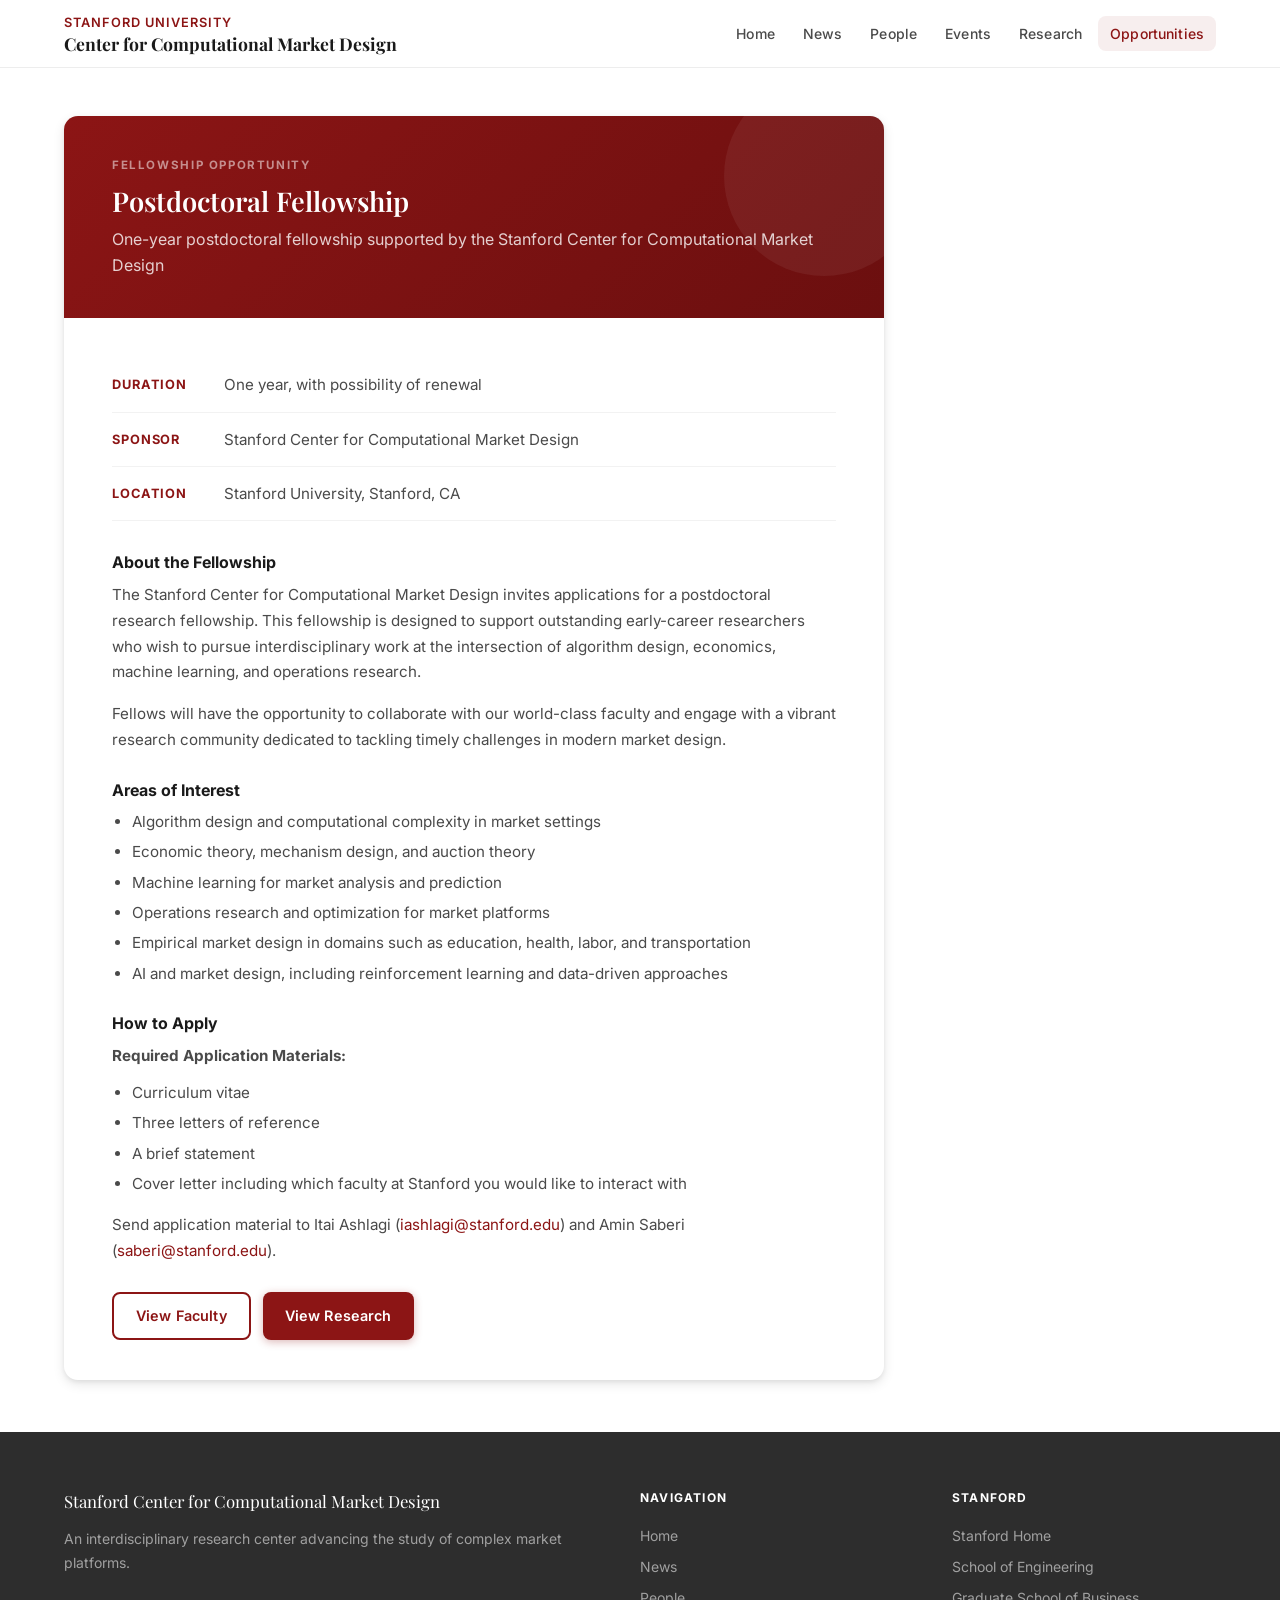
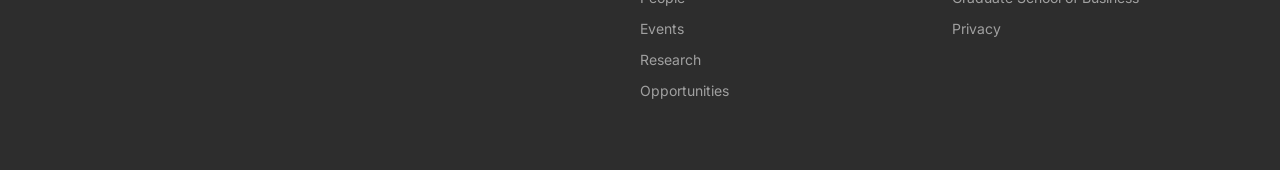
<file: research-opportunities.html>
<!DOCTYPE html>
<html lang="en">
<head>
  <meta charset="UTF-8" />
  <meta name="viewport" content="width=device-width, initial-scale=1.0" />
  <title>Research Opportunities — Stanford Center for Computational Market Design</title>
  <link rel="stylesheet" href="styles.css" />
  <link rel="icon" href="images/favicon/favicon-32x32.png" sizes="32x32" />
  <style>
    .opp-card {
      background: var(--white);
      border-radius: var(--radius-lg);
      box-shadow: var(--shadow-md);
      overflow: hidden;
      max-width: 820px;
    }
    .opp-card__header {
      background: linear-gradient(135deg, var(--cardinal) 0%, var(--cardinal-dark) 100%);
      padding: 40px 48px;
      color: var(--white);
      position: relative;
      overflow: hidden;
    }
    .opp-card__header::before {
      content: '';
      position: absolute;
      top: -40px; right: -40px;
      width: 200px; height: 200px;
      border-radius: 50%;
      background: rgba(255,255,255,.06);
    }
    .opp-card__header h2 { color: var(--white); font-size: 1.7rem; margin-bottom: 8px; }
    .opp-card__header p { color: rgba(255,255,255,.8); margin-bottom: 0; }
    .opp-card__body { padding: 40px 48px; }
    @media (max-width: 600px) {
      .opp-card__header { padding: 28px 20px; }
      .opp-card__body { padding: 24px 20px; }
    }
    .opp-card__body h3 { font-size: 1rem; font-weight: 700; margin-top: 28px; margin-bottom: 10px; color: var(--dark); }
    .opp-card__body h3:first-child { margin-top: 0; }
    .opp-card__body ul { list-style: disc; padding-left: 20px; }
    .opp-card__body ul li { font-size: .95rem; color: var(--gray-700); margin-bottom: 6px; line-height: 1.6; }
    .opp-detail {
      display: flex;
      align-items: start;
      gap: 12px;
      padding: 14px 0;
      border-bottom: 1px solid var(--gray-100);
    }
    .opp-detail:last-child { border-bottom: none; }
    .opp-detail__label {
      font-size: .8rem;
      font-weight: 700;
      text-transform: uppercase;
      letter-spacing: .07em;
      color: var(--cardinal);
      min-width: 100px;
      padding-top: 2px;
    }
    .opp-detail__value { font-size: .95rem; color: var(--gray-700); }
  </style>
</head>
<body>

<nav class="nav" id="nav">
  <div class="nav__inner">
    <a href="index.html" class="nav__brand">
      <span class="nav__brand-top">Stanford University</span>
      <span class="nav__brand-name">Center for Computational Market Design</span>
      <span class="nav__brand-mobile">Stanford Market Design</span>
    </a>
    <div class="nav__links">
      <a href="index.html">Home</a>
      <a href="news.html">News</a>
      <a href="people.html">People</a>
      <a href="events.html">Events</a>
      <a href="research.html">Research</a>
      <a href="research-opportunities.html" class="active">Opportunities</a>
    </div>
    <button class="nav__mobile-toggle" id="menuToggle" aria-label="Toggle menu">
      <span></span><span></span><span></span>
    </button>
  </div>
</nav>
<div class="nav__mobile-menu" id="mobileMenu">
  <a href="index.html">Home</a>
  <a href="news.html">News</a>
  <a href="people.html">People</a>
  <a href="events.html">Events</a>
  <a href="research.html">Research</a>
  <a href="research-opportunities.html">Opportunities</a>
</div>


<section class="section" style="padding-top: calc(var(--nav-height) + 48px);">
  <div class="container">

    <div class="opp-card">
      <div class="opp-card__header">
        <p style="font-size:.72rem; font-weight:700; text-transform:uppercase; letter-spacing:.14em; opacity:.65; margin-bottom:10px; position:relative; z-index:1;">Fellowship Opportunity</p>
        <h2 style="position:relative; z-index:1;">Postdoctoral Fellowship</h2>
        <p style="position:relative; z-index:1;">One-year postdoctoral fellowship supported by the Stanford Center for Computational Market Design</p>
      </div>
      <div class="opp-card__body">

        <div class="opp-detail">
          <div class="opp-detail__label">Duration</div>
          <div class="opp-detail__value">One year, with possibility of renewal</div>
        </div>
        <div class="opp-detail">
          <div class="opp-detail__label">Sponsor</div>
          <div class="opp-detail__value">Stanford Center for Computational Market Design</div>
        </div>
        <div class="opp-detail">
          <div class="opp-detail__label">Location</div>
          <div class="opp-detail__value">Stanford University, Stanford, CA</div>
        </div>

        <h3 style="margin-top:32px;">About the Fellowship</h3>
        <p style="color:var(--gray-700); font-size:.95rem; line-height:1.7;">
          The Stanford Center for Computational Market Design invites applications for a postdoctoral research fellowship. This fellowship is designed to support outstanding early-career researchers who wish to pursue interdisciplinary work at the intersection of algorithm design, economics, machine learning, and operations research.
        </p>
        <p style="color:var(--gray-700); font-size:.95rem; line-height:1.7;">
          Fellows will have the opportunity to collaborate with our world-class faculty and engage with a vibrant research community dedicated to tackling timely challenges in modern market design.
        </p>

        <h3>Areas of Interest</h3>
        <ul>
          <li>Algorithm design and computational complexity in market settings</li>
          <li>Economic theory, mechanism design, and auction theory</li>
          <li>Machine learning for market analysis and prediction</li>
          <li>Operations research and optimization for market platforms</li>
          <li>Empirical market design in domains such as education, health, labor, and transportation</li>
          <li>AI and market design, including reinforcement learning and data-driven approaches</li>
        </ul>

        <h3>How to Apply</h3>
        <p style="color:var(--gray-700); font-size:.95rem; line-height:1.7; margin-bottom:12px;"><strong>Required Application Materials:</strong></p>
        <ul style="color:var(--gray-700); font-size:.95rem; line-height:1.7; margin-bottom:16px;">
          <li>Curriculum vitae</li>
          <li>Three letters of reference</li>
          <li>A brief statement</li>
          <li>Cover letter including which faculty at Stanford you would like to interact with</li>
        </ul>
        <p style="color:var(--gray-700); font-size:.95rem; line-height:1.7;">
          Send application material to Itai Ashlagi (<a href="mailto:iashlagi@stanford.edu">iashlagi@stanford.edu</a>) and Amin Saberi (<a href="mailto:saberi@stanford.edu">saberi@stanford.edu</a>).
        </p>
        <div style="margin-top:28px; display:flex; gap:12px; flex-wrap:wrap;">
          <a href="people.html" class="btn btn--outline">View Faculty</a>
          <a href="research.html" class="btn btn--primary">View Research</a>
        </div>
      </div>
    </div>

  </div>
</section>

<footer class="footer">
  <div class="container">
    <div class="footer__grid">
      <div>
        <div class="footer__brand-name">Stanford Center for Computational Market Design</div>
        <p class="footer__desc">An interdisciplinary research center advancing the study of complex market platforms.</p>
      </div>
      <div>
        <div class="footer__heading">Navigation</div>
        <div class="footer__links">
          <a href="index.html">Home</a>
          <a href="news.html">News</a>
          <a href="people.html">People</a>
          <a href="events.html">Events</a>
          <a href="research.html">Research</a>
          <a href="research-opportunities.html">Opportunities</a>
        </div>
      </div>
      <div>
        <div class="footer__heading">Stanford</div>
        <div class="footer__links">
          <a href="https://www.stanford.edu" target="_blank" rel="noopener">Stanford Home</a>
          <a href="https://engineering.stanford.edu" target="_blank" rel="noopener">School of Engineering</a>
          <a href="https://www.gsb.stanford.edu" target="_blank" rel="noopener">Graduate School of Business</a>
          <a href="https://www.stanford.edu/site/privacy/" target="_blank" rel="noopener">Privacy</a>
        </div>
      </div>
    </div>
  </div>
</footer>

<script>
  const nav = document.getElementById('nav');
  window.addEventListener('scroll', () => nav.classList.toggle('scrolled', window.scrollY > 20));
  document.getElementById('menuToggle').addEventListener('click', () => {
    document.getElementById('mobileMenu').classList.toggle('open');
  });
</script>
</body>
</html>
</file>
<file: styles.css>
/* ============================================================
   Stanford Center for Computational Market Design
   Modern redesign — shared stylesheet
   ============================================================ */

@import url('https://fonts.googleapis.com/css2?family=Inter:wght@300;400;500;600;700&family=Playfair+Display:wght@600;700&display=swap');

/* ── Variables ─────────────────────────────────────────────── */
:root {
  --cardinal:     #8C1515;
  --cardinal-dark:#6B0F0F;
  --cardinal-light:#B83A3A;
  --gold:         #B26F16;
  --sand:         #F4E9D6;
  --dark:         #1A1A1A;
  --gray-900:     #2D2D2D;
  --gray-700:     #4A4A4A;
  --gray-500:     #767676;
  --gray-300:     #C8C8C8;
  --gray-100:     #F2F2F2;
  --white:        #FFFFFF;
  --shadow-sm:    0 1px 3px rgba(0,0,0,.08), 0 1px 2px rgba(0,0,0,.04);
  --shadow-md:    0 4px 12px rgba(0,0,0,.10), 0 2px 4px rgba(0,0,0,.06);
  --shadow-lg:    0 12px 32px rgba(0,0,0,.12), 0 4px 8px rgba(0,0,0,.06);
  --radius:       8px;
  --radius-lg:    14px;
  --transition:   0.22s ease;
  --nav-height:   68px;
  --max-width:    1200px;
}

/* ── Reset ──────────────────────────────────────────────────── */
*, *::before, *::after { box-sizing: border-box; margin: 0; padding: 0; }
html { scroll-behavior: smooth; font-size: 16px; overflow-x: hidden; }
body {
  font-family: 'Inter', system-ui, -apple-system, sans-serif;
  color: var(--dark);
  background: var(--white);
  line-height: 1.65;
  -webkit-font-smoothing: antialiased;
  min-height: 100vh;
  display: flex;
  flex-direction: column;
}
body > section, body > main { flex: 1; }
img { max-width: 100%; height: auto; display: block; }
a { color: var(--cardinal); text-decoration: none; }
a:hover { color: var(--cardinal-dark); }
ul { list-style: none; }

/* ── Typography ─────────────────────────────────────────────── */
h1, h2, h3, h4 { font-family: 'Playfair Display', Georgia, serif; line-height: 1.2; }
h1 { font-size: clamp(1.6rem, 5vw, 3rem); font-weight: 700; }
h2 { font-size: clamp(1.5rem, 2.5vw, 2.1rem); font-weight: 600; }
h3 { font-size: 1.25rem; font-weight: 600; font-family: 'Inter', sans-serif; }
p { margin-bottom: 1rem; color: var(--gray-700); }
p:last-child { margin-bottom: 0; }

/* ── Layout helpers ─────────────────────────────────────────── */
.container { max-width: var(--max-width); margin: 0 auto; padding: 0 24px; }
.section { padding: 52px 0; }
.section--gray { background: var(--gray-100); }
.section--cardinal { background: var(--cardinal); color: var(--white); }
.section-title {
  margin-bottom: 32px;
  display: flex;
  align-items: baseline;
  gap: 16px;
}
.section-title h2 { color: var(--dark); }
.section-title .section-title__line {
  flex: 1;
  height: 2px;
  background: var(--gray-300);
  min-width: 40px;
}
.section-title .section-title__link {
  font-size: .875rem;
  font-weight: 600;
  color: var(--cardinal);
  letter-spacing: .02em;
  white-space: nowrap;
}
.section-title .section-title__link:hover { color: var(--cardinal-dark); }

/* ── Navigation ─────────────────────────────────────────────── */
.nav {
  position: fixed;
  top: 0; left: 0; right: 0;
  z-index: 1000;
  height: var(--nav-height);
  background: rgba(255,255,255,.97);
  backdrop-filter: blur(8px);
  -webkit-backdrop-filter: blur(8px);
  border-bottom: 1px solid rgba(0,0,0,.07);
  transition: box-shadow var(--transition);
}
.nav.scrolled { box-shadow: var(--shadow-md); }
.nav__inner {
  max-width: var(--max-width);
  margin: 0 auto;
  padding: 0 24px;
  height: 100%;
  display: flex;
  align-items: center;
  gap: 32px;
}
.nav__brand {
  display: flex;
  flex-direction: column;
  flex-shrink: 0;
  text-decoration: none;
}
.nav__brand-top {
  font-size: .8rem;
  font-weight: 600;
  letter-spacing: .08em;
  text-transform: uppercase;
  color: var(--cardinal);
}
.nav__brand-name {
  font-family: 'Playfair Display', serif;
  font-size: 1.1rem;
  font-weight: 700;
  color: var(--dark);
  line-height: 1.25;
  white-space: nowrap;
}
.nav__brand-mobile { display: none; }
@media (max-width: 600px) {
  .nav__brand {
    flex-direction: row;
    align-items: center;
  }
  .nav__brand-top,
  .nav__brand-name {
    display: none;
  }
  .nav__brand-mobile {
    display: block;
    font-family: 'Playfair Display', Georgia, serif;
    font-size: 1.08rem;
    font-weight: 700;
    line-height: 1;
    color: var(--dark);
    white-space: nowrap;
  }
}
.nav__links {
  display: flex;
  align-items: center;
  gap: 4px;
  margin-left: auto;
}
.nav__links a {
  font-size: .875rem;
  font-weight: 500;
  color: var(--gray-700);
  padding: 6px 12px;
  border-radius: var(--radius);
  transition: background var(--transition), color var(--transition);
  letter-spacing: .01em;
}
.nav__links a:hover,
.nav__links a.active {
  color: var(--cardinal);
  background: rgba(140,21,21,.07);
}
.nav__mobile-toggle {
  display: none;
  background: none;
  border: none;
  cursor: pointer;
  padding: 8px;
  margin-left: auto;
}
.nav__mobile-toggle span {
  display: block;
  width: 22px;
  height: 2px;
  background: var(--dark);
  margin: 5px 0;
  transition: var(--transition);
}
.nav__mobile-menu {
  display: none;
  position: fixed;
  top: var(--nav-height);
  left: 0; right: 0;
  background: var(--white);
  border-bottom: 1px solid var(--gray-100);
  padding: 16px 24px 24px;
  box-shadow: var(--shadow-lg);
  z-index: 999;
}
.nav__mobile-menu a {
  display: block;
  padding: 12px 0;
  font-size: 1rem;
  font-weight: 500;
  color: var(--dark);
  border-bottom: 1px solid var(--gray-100);
}
.nav__mobile-menu a:last-child { border-bottom: none; }
.nav__mobile-menu.open { display: block; }

/* ── Hero ───────────────────────────────────────────────────── */
.hero {
  position: relative;
  min-height: 580px;
  display: flex;
  align-items: center;
  padding-top: var(--nav-height);
  overflow: hidden;
  background: var(--white);
}
.hero__bg {
  position: absolute;
  top: 0;
  bottom: 0;
  left: max(24px, calc((100% - var(--max-width)) / 2 + 24px));
  right: max(24px, calc((100% - var(--max-width)) / 2 + 24px));
  border-radius: var(--radius-lg);
  background-image: url('images/posterimage.jpg');
  background-size: cover;
  background-position: center center;
  opacity: .85;
  overflow: hidden;
}
.hero__overlay {
  position: absolute;
  top: 0;
  bottom: 0;
  left: max(24px, calc((100% - var(--max-width)) / 2 + 24px));
  right: max(24px, calc((100% - var(--max-width)) / 2 + 24px));
  border-radius: var(--radius-lg);
  background: linear-gradient(120deg,
    rgba(18,24,36,.97) 0%,
    rgba(80,10,10,.80) 45%,
    rgba(18,24,36,.20) 100%);
}
.hero__content {
  position: relative;
  z-index: 1;
  max-width: var(--max-width);
  margin: 0 auto;
  padding: 80px 24px;
}
.hero__eyebrow {
  font-size: .78rem;
  font-weight: 700;
  letter-spacing: .14em;
  text-transform: uppercase;
  color: rgba(255,255,255,.65);
  margin-bottom: 16px;
}
.hero__title {
  color: var(--white);
  margin-bottom: 24px;
  max-width: 680px;
  text-shadow: 0 2px 16px rgba(0,0,0,.9), 0 1px 4px rgba(0,0,0,.8);
}
.hero__subtitle {
  color: var(--white);
  font-size: 1.1rem;
  max-width: 620px;
  margin-bottom: 40px;
  line-height: 1.7;
  text-shadow: 0 1px 10px rgba(0,0,0,.8);
}
.hero__stats {
  display: flex;
  gap: 40px;
  flex-wrap: wrap;
}
.hero__stat { color: var(--white); }
.hero__stat-number {
  font-family: 'Playfair Display', serif;
  font-size: 2.2rem;
  font-weight: 700;
  color: var(--white);
  line-height: 1;
}
.hero__stat-label {
  font-size: .8rem;
  color: rgba(255,255,255,.6);
  margin-top: 4px;
  text-transform: uppercase;
  letter-spacing: .06em;
}

/* ── Buttons ────────────────────────────────────────────────── */
.btn {
  display: inline-flex;
  align-items: center;
  gap: 8px;
  padding: 10px 22px;
  border-radius: var(--radius);
  font-size: .9rem;
  font-weight: 600;
  letter-spacing: .01em;
  transition: background var(--transition), box-shadow var(--transition), transform var(--transition);
  cursor: pointer;
  border: none;
}
.btn:hover { transform: translateY(-1px); }
.btn--primary {
  background: var(--cardinal);
  color: var(--white);
  box-shadow: 0 2px 8px rgba(140,21,21,.30);
}
.btn--primary:hover {
  background: var(--cardinal-dark);
  box-shadow: 0 4px 16px rgba(140,21,21,.35);
  color: var(--white);
}
.btn--outline {
  background: transparent;
  color: var(--cardinal);
  border: 2px solid var(--cardinal);
}
.btn--outline:hover {
  background: var(--cardinal);
  color: var(--white);
}
.btn--white {
  background: var(--white);
  color: var(--cardinal);
}
.btn--white:hover {
  background: var(--sand);
  color: var(--cardinal-dark);
}

/* ── Cards ──────────────────────────────────────────────────── */
.card {
  background: var(--white);
  border-radius: var(--radius-lg);
  box-shadow: var(--shadow-sm);
  overflow: hidden;
  transition: transform var(--transition), box-shadow var(--transition);
}
.card:hover {
  transform: translateY(-3px);
  box-shadow: var(--shadow-lg);
}
.card__body { padding: 24px; }
.card__meta {
  font-size: .78rem;
  font-weight: 600;
  color: var(--cardinal);
  text-transform: uppercase;
  letter-spacing: .08em;
  margin-bottom: 8px;
}
.card__title {
  font-size: 1.05rem;
  font-weight: 600;
  color: var(--dark);
  margin-bottom: 10px;
  line-height: 1.35;
}
.card__excerpt {
  font-size: .9rem;
  color: var(--gray-700);
  line-height: 1.6;
  margin-bottom: 0;
}
.card__image {
  width: 100%;
  aspect-ratio: 2 / 1;
  object-fit: cover;
  display: block;
  border-radius: var(--radius-lg) var(--radius-lg) 0 0;
}
a.card {
  display: block;
  text-decoration: none;
  color: inherit;
  position: relative;
}
a.card::after {
  content: '↗';
  position: absolute;
  bottom: 14px;
  right: 16px;
  font-size: .8rem;
  color: var(--gray-500);
  line-height: 1;
}
a.event-item {
  text-decoration: none;
  color: inherit;
  position: relative;
  grid-template-columns: 72px 1fr;
}
a.event-item::after {
  content: '↗';
  position: absolute;
  bottom: 14px;
  right: 16px;
  font-size: .8rem;
  color: var(--gray-500);
  line-height: 1;
}

/* ── People grid ────────────────────────────────────────────── */
.people-grid {
  display: grid;
  grid-template-columns: repeat(auto-fill, minmax(200px, 1fr));
  gap: 24px;
}
.person-card {
  display: block;
  background: var(--white);
  border-radius: var(--radius-lg);
  overflow: hidden;
  box-shadow: var(--shadow-sm);
  transition: transform var(--transition), box-shadow var(--transition);
  text-align: center;
  text-decoration: none;
  color: inherit;
  position: relative;
}
a.person-card::after {
  content: '↗';
  position: absolute;
  bottom: 14px;
  right: 16px;
  font-size: .8rem;
  color: var(--gray-500);
  line-height: 1;
}
.person-card:hover {
  transform: translateY(-4px);
  box-shadow: var(--shadow-lg);
}
.person-card__photo {
  width: 100%;
  aspect-ratio: 1;
  object-fit: cover;
  object-position: center top;
  background: var(--gray-100);
}
.person-card__photo-placeholder {
  width: 100%;
  aspect-ratio: 1;
  background: linear-gradient(135deg, var(--gray-100) 0%, var(--gray-300) 100%);
  display: flex;
  align-items: center;
  justify-content: center;
  font-size: 2rem;
  color: var(--gray-500);
}
.person-card__body { padding: 16px 36px 28px 16px; }
.person-card__name {
  font-size: .95rem;
  font-weight: 700;
  color: var(--dark);
  margin-bottom: 4px;
}
.person-card__role {
  font-size: .78rem;
  color: var(--gray-500);
  line-height: 1.4;
}

/* ── News grid ──────────────────────────────────────────────── */
.news-grid {
  display: grid;
  grid-template-columns: repeat(auto-fill, minmax(300px, 1fr));
  gap: 28px;
}
.news-featured {
  grid-column: 1 / -1;
  display: grid;
  grid-template-columns: 1fr 1fr;
  gap: 0;
  border-radius: var(--radius-lg);
  overflow: hidden;
  box-shadow: var(--shadow-md);
}
.news-featured__image {
  background: var(--cardinal);
  min-height: 280px;
  display: flex;
  align-items: center;
  justify-content: center;
  position: relative;
  overflow: hidden;
}
.news-featured__image-bg {
  position: absolute;
  inset: 0;
  background: linear-gradient(135deg, var(--cardinal) 0%, var(--cardinal-dark) 100%);
  opacity: .9;
}
.news-featured__image-icon {
  position: relative;
  z-index: 1;
  font-size: 5rem;
  opacity: .3;
}
.news-featured__body {
  padding: 40px;
  background: var(--white);
  display: flex;
  flex-direction: column;
  justify-content: center;
}

/* ── Events ─────────────────────────────────────────────────── */
.events-list { display: flex; flex-direction: column; gap: 16px; }
.event-item {
  display: grid;
  grid-template-columns: 72px 1fr auto;
  gap: 20px;
  align-items: start;
  padding: 24px;
  background: var(--white);
  border-radius: var(--radius-lg);
  box-shadow: var(--shadow-sm);
  border-left: 4px solid transparent;
  transition: border-color var(--transition), box-shadow var(--transition), transform var(--transition);
}
.event-item:hover {
  border-left-color: var(--cardinal);
  box-shadow: var(--shadow-md);
  transform: translateX(3px);
}
.event-item--seminar { border-left-color: var(--gold); }
.event-date {
  text-align: center;
  background: var(--cardinal);
  color: var(--white);
  border-radius: var(--radius);
  padding: 8px 4px;
  flex-shrink: 0;
}
.event-date__month {
  font-size: .7rem;
  font-weight: 700;
  text-transform: uppercase;
  letter-spacing: .1em;
  opacity: .8;
}
.event-date__day {
  font-size: 1.6rem;
  font-weight: 700;
  line-height: 1;
}
.event-info {}
.event-type {
  font-size: .72rem;
  font-weight: 700;
  text-transform: uppercase;
  letter-spacing: .1em;
  color: var(--cardinal);
  margin-bottom: 4px;
}
.event-type--seminar { color: var(--gold); }
.event-title {
  font-size: 1rem;
  font-weight: 600;
  color: var(--dark);
  margin-bottom: 6px;
}
.event-details {
  font-size: .85rem;
  color: var(--gray-500);
}

/* ── Research papers ────────────────────────────────────────── */
.papers-list { display: flex; flex-direction: column; gap: 14px; }
.paper-item {
  padding: 22px 26px;
  background: linear-gradient(to right, rgba(140,21,21,.06) 0%, var(--white) 55%);
  border-radius: var(--radius);
  box-shadow: var(--shadow-sm);
  border-left: 4px solid var(--cardinal);
  transition: box-shadow var(--transition);
}
.paper-item:hover {
  box-shadow: var(--shadow-md);
}
.paper-item p {
  font-size: .96rem;
  margin-bottom: 0;
  color: var(--gray-700);
  line-height: 1.58;
}
.paper-item p em { font-style: italic; color: var(--cardinal); }
.paper-item p strong { color: var(--dark); font-weight: 600; }
.paper-item .venue {
  display: table;
  margin-top: 9px;
  font-size: .78rem;
  background: var(--gray-100);
  color: var(--gray-700);
  padding: 3px 9px;
  border-radius: 20px;
  font-weight: 500;
}
.paper-item--expandable { cursor: pointer; user-select: none; }
.paper-item__summary {
  display: flex;
  justify-content: space-between;
  align-items: flex-start;
  gap: 12px;
}
.paper-item__summary > p { flex: 1; margin-bottom: 0; }
.paper-item__chevron {
  font-size: 1.25rem;
  color: var(--gray-500);
  transition: transform var(--transition);
  flex-shrink: 0;
  line-height: 1.35;
}
.paper-item--expandable.is-open .paper-item__chevron { transform: rotate(90deg); }
.paper-item__details {
  display: none;
  margin-top: 16px;
  padding-top: 16px;
  border-top: 1px solid var(--gray-300);
}
.paper-item--expandable.is-open .paper-item__details { display: block; }
.paper-item p.paper-item__abstract,
.paper-item p.paper-item_abstract {
  font-size: .92rem;
  color: var(--gray-600);
  line-height: 1.7;
  margin-bottom: 20px;
}
.paper-item__link {
  display: inline-flex;
  align-items: center;
  gap: 5px;
  font-size: .87rem;
  color: var(--cardinal);
  font-weight: 600;
  text-decoration: none;
  border-bottom: 1px solid rgba(140,21,21,.35);
  padding-bottom: 2px;
  transition: border-color var(--transition), color var(--transition);
}
.paper-item__link:hover {
  color: var(--cardinal-dark);
  border-bottom-color: var(--cardinal-dark);
  text-decoration: none;
}

/* ── Page hero (inner pages) ────────────────────────────────── */
.page-hero {
  background: linear-gradient(135deg, var(--dark) 0%, var(--cardinal-dark) 100%);
  padding: calc(var(--nav-height) + 80px) 0 56px;
  color: var(--white);
}
.page-hero h1 { color: var(--white); font-size: clamp(1.8rem, 3vw, 2.6rem); }
.page-hero p { color: rgba(255,255,255,.75); font-size: 1.05rem; }

/* ── Tabs (people page) ─────────────────────────────────────── */
.tabs {
  border-bottom: 2px solid var(--gray-200, #e8e8e8);
  margin-bottom: 40px;
  overflow-x: auto;
}
.tab-btn {
  padding: 10px 20px;
  font-size: .9rem;
  font-weight: 600;
  color: var(--gray-500);
  background: none;
  border: none;
  border-bottom: 3px solid transparent;
  margin-bottom: -2px;
  cursor: pointer;
  white-space: nowrap;
  transition: color var(--transition), border-color var(--transition);
}
.tab-btn:hover { color: var(--dark); }
.tab-btn.active {
  color: var(--cardinal);
  border-bottom-color: var(--cardinal);
}
.tab-panel { display: none; }
.tab-panel.active { display: block; }
.tab-section-title {
  font-size: 1rem;
  font-weight: 700;
  text-transform: uppercase;
  letter-spacing: .1em;
  color: var(--cardinal);
  margin-bottom: 24px;
  padding-bottom: 8px;
  border-bottom: 1px solid var(--gray-100);
}

/* ── Featured banner ────────────────────────────────────────── */
.featured-banner {
  background: linear-gradient(135deg, var(--cardinal) 0%, var(--cardinal-dark) 100%);
  border-radius: var(--radius-lg);
  padding: 40px 48px;
  color: var(--white);
  display: flex;
  align-items: center;
  justify-content: space-between;
  gap: 32px;
  flex-wrap: wrap;
  box-shadow: var(--shadow-lg);
}
.featured-banner__eyebrow {
  font-size: .72rem;
  font-weight: 700;
  text-transform: uppercase;
  letter-spacing: .12em;
  opacity: .7;
  margin-bottom: 8px;
}
.featured-banner h2 { color: var(--white); font-size: 1.6rem; margin-bottom: 8px; }
.featured-banner p { color: rgba(255,255,255,.8); margin-bottom: 0; }

/* ── Stats bar ──────────────────────────────────────────────── */
.stats-bar {
  display: grid;
  grid-template-columns: repeat(4, 1fr);
  gap: 1px;
  background: var(--gray-300);
  border-radius: var(--radius-lg);
  overflow: hidden;
  box-shadow: var(--shadow-sm);
}
.stats-bar__item {
  background: var(--white);
  padding: 28px 24px;
  text-align: center;
}
.stats-bar__number {
  font-family: 'Playfair Display', serif;
  font-size: 2.2rem;
  font-weight: 700;
  color: var(--cardinal);
  line-height: 1;
}
.stats-bar__label {
  font-size: .78rem;
  color: var(--gray-500);
  margin-top: 6px;
  text-transform: uppercase;
  letter-spacing: .06em;
}

/* ── Footer ─────────────────────────────────────────────────── */
.footer {
  background: var(--gray-900);
  color: rgba(255,255,255,.65);
  padding: 56px 0 28px;
  margin-top: 0;
}
.footer__grid {
  display: grid;
  grid-template-columns: 2fr 1fr 1fr;
  gap: 48px;
  margin-bottom: 40px;
}
.footer__brand-name {
  font-family: 'Playfair Display', serif;
  font-size: 1.05rem;
  color: var(--white);
  margin-bottom: 12px;
}
.footer__desc { font-size: .875rem; line-height: 1.7; margin-bottom: 0; color: rgba(255,255,255,.55); }
.footer__heading {
  font-size: .75rem;
  font-weight: 700;
  text-transform: uppercase;
  letter-spacing: .1em;
  color: var(--white);
  margin-bottom: 16px;
}
.footer__links { display: flex; flex-direction: column; gap: 8px; }
.footer__links a {
  font-size: .875rem;
  color: rgba(255,255,255,.55);
  transition: color var(--transition);
}
.footer__links a:hover { color: var(--white); }
.footer__bottom {
  border-top: 1px solid rgba(255,255,255,.1);
  padding-top: 24px;
  display: flex;
  align-items: center;
  justify-content: space-between;
  font-size: .8rem;
  flex-wrap: wrap;
  gap: 12px;
}
.footer__stanford {
  font-size: .8rem;
  font-weight: 700;
  color: rgba(255,255,255,.4);
  letter-spacing: .05em;
  text-transform: uppercase;
}

/* ── Pill / Tag ─────────────────────────────────────────────── */
.pill {
  display: inline-block;
  padding: 4px 12px;
  border-radius: 20px;
  font-size: .75rem;
  font-weight: 600;
  letter-spacing: .03em;
}
.pill--red { background: rgba(140,21,21,.1); color: var(--cardinal); }
.pill--gold { background: rgba(178,111,22,.1); color: var(--gold); }
.pill--gray { background: var(--gray-100); color: var(--gray-700); }

/* ── Announcement bar ───────────────────────────────────────── */
.announce-bar {
  background: var(--cardinal);
  color: var(--white);
  text-align: center;
  padding: 12px 24px;
  font-size: .875rem;
  font-weight: 500;
  position: fixed;
  top: 0; left: 0; right: 0;
  z-index: 1001;
}
.announce-bar a { color: var(--white); text-decoration: underline; font-weight: 700; }
.announce-bar + .nav { top: 42px; }

/* ── Responsive ─────────────────────────────────────────────── */
@media (max-width: 900px) {
  .nav__links { display: none; }
  .nav__mobile-toggle { display: block; }
  .stats-bar { grid-template-columns: repeat(2, 1fr); }
  .footer__grid { grid-template-columns: 1fr 1fr; }
  .news-featured { grid-template-columns: 1fr; }
  .news-featured__image { min-height: 180px; }
  .featured-banner { flex-direction: column; padding: 32px; }
}
@media (max-width: 600px) {
  .section { padding: 40px 0; }
  .stats-bar { grid-template-columns: 1fr 1fr; }
  .footer__grid { grid-template-columns: 1fr; }
  .people-grid { grid-template-columns: repeat(auto-fill, minmax(150px, 1fr)); }
  .hero__stats { gap: 24px; }
  .hero__stat-number { font-size: 1.8rem; }

  /* Hero — full-bleed on mobile, no rounded inset */
  .hero { min-height: 420px; }
  .hero__bg, .hero__overlay { left: 0; right: 0; border-radius: 0; }
  .hero__content { padding: 48px 24px; }

  /* Section title — prevent cramping */
  .section-title { flex-wrap: wrap; gap: 8px 12px; }
  .section-title .section-title__line { display: none; }

  /* Event items */
  .event-item { grid-template-columns: 64px 1fr; }
  a.event-item { grid-template-columns: 64px 1fr; }
  /* Prevent date text from overflowing the date box */
  .event-date { font-size: .85em; }

  /* Reduce excessive horizontal padding on full-bleed cards */
  .conference-card { padding: 28px 20px; }
  .featured-banner { padding: 28px 20px; }
}
</file>
